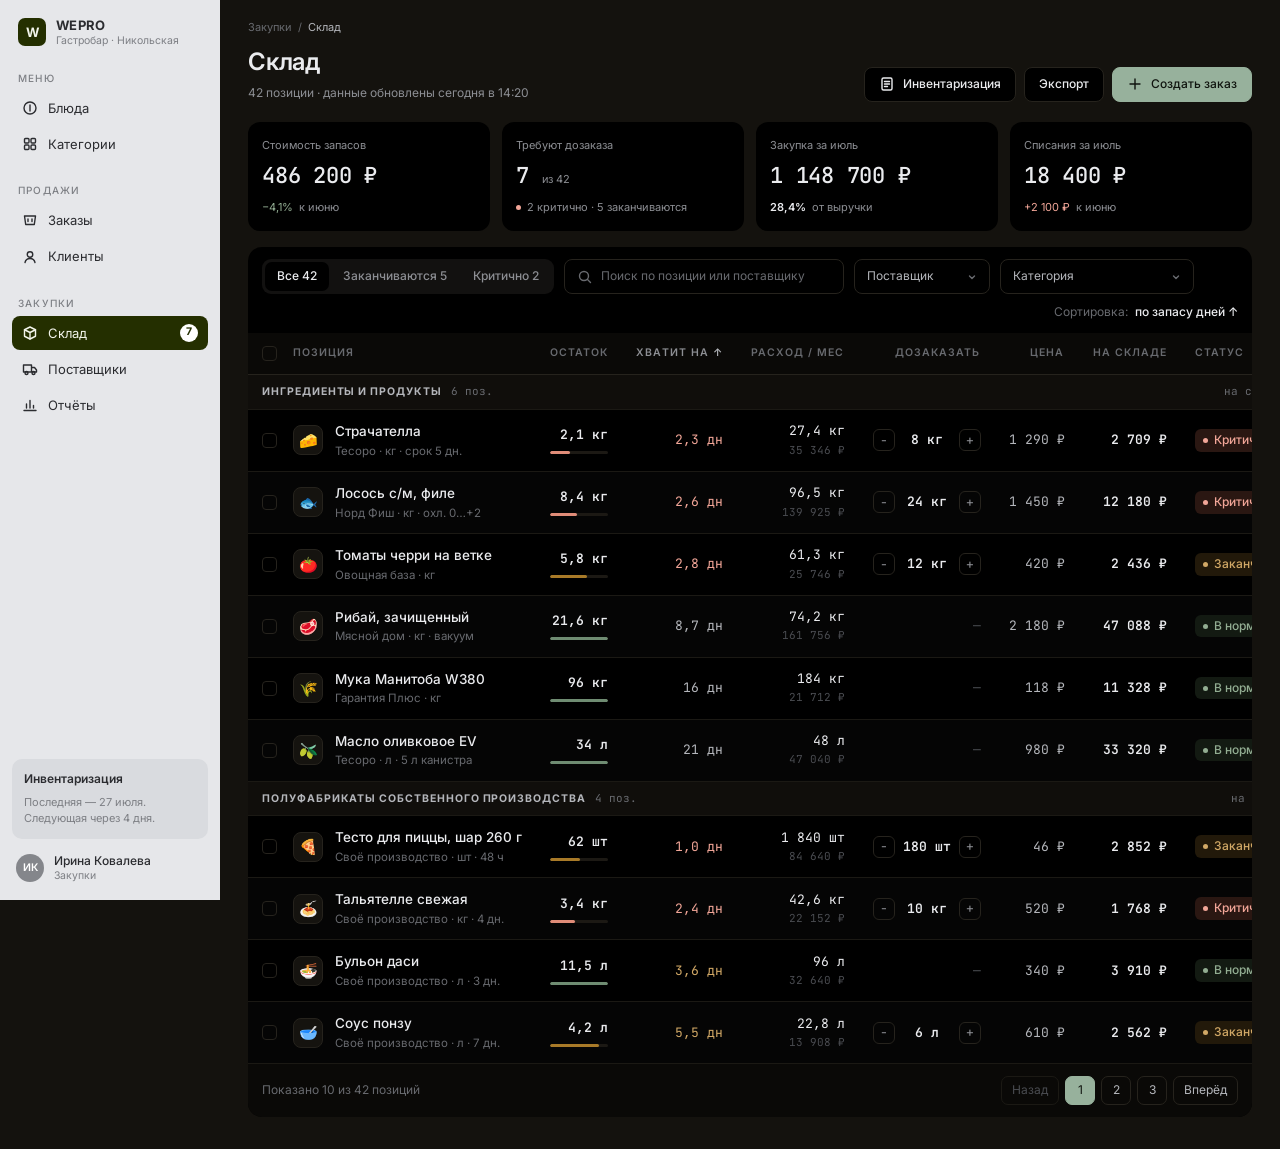
<file: index.html>
<!doctype html>
<html lang="ru">
  <head>
    <meta charset="UTF-8" />
    <meta name="viewport" content="width=device-width, initial-scale=1" />
    <title>Склад — WEPRO</title>
    <link rel="preconnect" href="https://fonts.googleapis.com" />
    <link rel="preconnect" href="https://fonts.gstatic.com" crossorigin />
    <link
      rel="stylesheet"
      href="https://fonts.googleapis.com/css2?family=Inter:wght@400;500;600;700&family=JetBrains+Mono:wght@400;500;600&display=swap"
    />
    <link rel="stylesheet" href="style.css" />
  </head>
  <body>
    <div class="app">
      <!-- Боковое меню (бонус) -->
      <aside class="sidebar">
        <a class="brand" href="#">
          <span class="brand__logo">W</span>
          <span class="brand__text">
            <span class="brand__name">WEPRO</span>
            <span class="brand__place">Гастробар · Никольская</span>
          </span>
        </a>

        <nav class="nav" aria-label="Разделы админки">
          <p class="nav__section">Меню</p>
          <ul class="nav__list">
            <li>
              <a class="nav__link" href="#">
                <svg class="icon" viewBox="0 0 16 16" aria-hidden="true">
                  <circle cx="8" cy="8" r="6" />
                  <path d="M8 5v6" />
                </svg>
                Блюда
              </a>
            </li>
            <li>
              <a class="nav__link" href="#">
                <svg class="icon" viewBox="0 0 16 16" aria-hidden="true">
                  <rect x="2.5" y="2.5" width="4.5" height="4.5" rx="1" />
                  <rect x="9" y="2.5" width="4.5" height="4.5" rx="1" />
                  <rect x="2.5" y="9" width="4.5" height="4.5" rx="1" />
                  <rect x="9" y="9" width="4.5" height="4.5" rx="1" />
                </svg>
                Категории
              </a>
            </li>
          </ul>

          <p class="nav__section">Продажи</p>
          <ul class="nav__list">
            <li>
              <a class="nav__link" href="#">
                <svg class="icon" viewBox="0 0 16 16" aria-hidden="true">
                  <path d="M2.5 4h11l-1.2 8.5h-8.6z" />
                  <path d="M6 7v2.5M10 7v2.5" />
                </svg>
                Заказы
              </a>
            </li>
            <li>
              <a class="nav__link" href="#">
                <svg class="icon" viewBox="0 0 16 16" aria-hidden="true">
                  <circle cx="8" cy="5.5" r="2.75" />
                  <path d="M3 13.5c.6-2.6 2.6-4 5-4s4.4 1.4 5 4" />
                </svg>
                Клиенты
              </a>
            </li>
          </ul>

          <p class="nav__section">Закупки</p>
          <ul class="nav__list">
            <li>
              <a
                class="nav__link nav__link--active"
                href="#"
                aria-current="page"
              >
                <svg class="icon" viewBox="0 0 16 16" aria-hidden="true">
                  <path d="M8 2 13.5 4.75v6.5L8 14l-5.5-2.75v-6.5z" />
                  <path d="M2.5 4.75 8 7.5l5.5-2.75M8 7.5V14" />
                </svg>
                Склад
                <span class="nav__badge" aria-label="7 позиций требуют дозаказа"
                  >7</span
                >
              </a>
            </li>
            <li>
              <a class="nav__link" href="#">
                <svg class="icon" viewBox="0 0 16 16" aria-hidden="true">
                  <path d="M1.5 4h8v7h-8zM9.5 6.5h3l2 2.5v2h-5" />
                  <circle cx="4.5" cy="12" r="1.5" />
                  <circle cx="11.5" cy="12" r="1.5" />
                </svg>
                Поставщики
              </a>
            </li>
            <li>
              <a class="nav__link" href="#">
                <svg class="icon" viewBox="0 0 16 16" aria-hidden="true">
                  <path d="M2 13.5h12M4.5 11V7M8 11V3.5M11.5 11V8.5" />
                </svg>
                Отчёты
              </a>
            </li>
          </ul>
        </nav>

        <div class="sidebar__footer">
          <section class="reminder">
            <h2 class="reminder__title">Инвентаризация</h2>
            <p class="reminder__text">
              Последняя — 27 июля.<br />Следующая через 4 дня.
            </p>
          </section>

          <div class="user">
            <span class="user__avatar" aria-hidden="true">ИК</span>
            <span class="user__text">
              <span class="user__name">Ирина Ковалева</span>
              <span class="user__role">Закупки</span>
            </span>
          </div>
        </div>
      </aside>

      <main class="main">
        <!-- Шапка страницы (бонус) -->
        <header class="page-header">
          <div>
            <nav class="breadcrumbs" aria-label="Хлебные крошки">
              <a href="#">Закупки</a>
              <span aria-hidden="true">/</span>
              <span aria-current="page">Склад</span>
            </nav>
            <h1 class="page-header__title">Склад</h1>
            <p class="page-header__meta">
              42 позиции · данные обновлены сегодня в 14:20
            </p>
          </div>

          <div class="page-header__actions">
            <button class="button" type="button">
              <svg class="icon" viewBox="0 0 16 16" aria-hidden="true">
                <rect x="3" y="2" width="10" height="12" rx="1.5" />
                <path d="M5.5 5.5h5M5.5 8h5M5.5 10.5h3" />
              </svg>
              Инвентаризация
            </button>
            <button class="button" type="button">Экспорт</button>
            <button class="button button--primary" type="button">
              <svg class="icon" viewBox="0 0 16 16" aria-hidden="true">
                <path d="M8 3v10M3 8h10" />
              </svg>
              Создать заказ
            </button>
          </div>
        </header>

        <!-- Карточки с показателями (бонус) -->
        <section class="stats" aria-label="Сводка по складу">
          <article class="stat">
            <h2 class="stat__label">Стоимость запасов</h2>
            <p class="stat__value">486 200 ₽</p>
            <p class="stat__note"><span class="text-ok">−4,1%</span> к июню</p>
          </article>
          <article class="stat">
            <h2 class="stat__label">Требуют дозаказа</h2>
            <p class="stat__value">7 <small>из 42</small></p>
            <p class="stat__note">
              <span class="dot dot--danger" aria-hidden="true"></span>
              2 критично · 5 заканчиваются
            </p>
          </article>
          <article class="stat">
            <h2 class="stat__label">Закупка за июль</h2>
            <p class="stat__value">1 148 700 ₽</p>
            <p class="stat__note"><strong>28,4%</strong> от выручки</p>
          </article>
          <article class="stat">
            <h2 class="stat__label">Списания за июль</h2>
            <p class="stat__value">18 400 ₽</p>
            <p class="stat__note">
              <span class="text-danger">+2 100 ₽</span> к июню
            </p>
          </article>
        </section>

        <section class="panel" aria-labelledby="warehouse-caption">
          <!-- Фильтры (бонус) -->
          <div class="toolbar">
            <div class="tabs" role="group" aria-label="Фильтр по статусу">
              <button
                class="tabs__item tabs__item--active"
                type="button"
                aria-pressed="true"
              >
                Все 42
              </button>
              <button class="tabs__item" type="button" aria-pressed="false">
                Заканчиваются 5
              </button>
              <button class="tabs__item" type="button" aria-pressed="false">
                Критично 2
              </button>
            </div>

            <label class="search">
              <svg class="icon" viewBox="0 0 16 16" aria-hidden="true">
                <circle cx="7" cy="7" r="4.5" />
                <path d="m10.5 10.5 3 3" />
              </svg>
              <span class="visually-hidden">Поиск</span>
              <input
                type="search"
                placeholder="Поиск по позиции или поставщику"
              />
            </label>

            <select class="select" aria-label="Поставщик">
              <option>Поставщик</option>
              <option>Тесоро</option>
              <option>Норд Фиш</option>
              <option>Овощная база</option>
              <option>Мясной дом</option>
              <option>Гарантия Плюс</option>
            </select>

            <select class="select" aria-label="Категория">
              <option>Категория</option>
              <option>Ингредиенты и продукты</option>
              <option>Полуфабрикаты</option>
            </select>

            <p class="toolbar__sort">
              Сортировка: <strong>по запасу дней ↑</strong>
            </p>
          </div>

          <!-- ===== Таблица склада ===== -->
          <div class="table-scroll">
            <table class="warehouse">
              <caption id="warehouse-caption" class="visually-hidden">
                Остатки на складе
              </caption>

              <colgroup>
                <col />
                <col class="col-stock" />
                <col class="col-days" />
                <col class="col-usage" />
                <col class="col-reorder" />
                <col class="col-price" />
                <col class="col-total" />
                <col class="col-status" />
              </colgroup>

              <thead>
                <tr>
                  <th scope="col">
                    <span class="item">
                      <input
                        class="check"
                        type="checkbox"
                        aria-label="Выбрать все позиции"
                      />
                      Позиция
                    </span>
                  </th>
                  <th scope="col">Остаток</th>
                  <th scope="col" aria-sort="ascending">
                    Хватит на
                    <span class="sort-arrow" aria-hidden="true">↑</span>
                  </th>
                  <th scope="col">Расход / мес</th>
                  <th scope="col">Дозаказать</th>
                  <th scope="col">Цена</th>
                  <th scope="col">На складе</th>
                  <th scope="col">Статус</th>
                </tr>
              </thead>

              <!-- Группа 1 -->
              <tbody>
                <tr class="group">
                  <th colspan="8" scope="rowgroup">
                    <span class="group__inner">
                      <span class="group__title">
                        Ингредиенты и продукты
                        <span class="group__count">6 поз.</span>
                      </span>
                      <span class="group__total">на складе 109 061 ₽</span>
                    </span>
                  </th>
                </tr>

                <tr>
                  <th scope="row">
                    <span class="item">
                      <input
                        class="check"
                        type="checkbox"
                        aria-label="Выбрать: Страчателла"
                      />
                      <span class="item__icon" aria-hidden="true">🧀</span>
                      <span class="item__text">
                        <span class="item__name">Страчателла</span>
                        <span class="item__meta">Тесоро · кг · срок 5 дн.</span>
                      </span>
                    </span>
                  </th>
                  <td>
                    2,1 кг
                    <span
                      class="level level--danger"
                      style="--level: 35%"
                    ></span>
                  </td>
                  <td class="days days--danger">2,3 дн</td>
                  <td>
                    27,4 кг
                    <span class="sub">35 346 ₽</span>
                  </td>
                  <td>
                    <span class="stepper">
                      <button type="button" aria-label="Уменьшить">−</button>
                      <output>8 кг</output>
                      <button type="button" aria-label="Увеличить">+</button>
                    </span>
                  </td>
                  <td>1 290 ₽</td>
                  <td class="total">2 709 ₽</td>
                  <td>
                    <span class="status">
                      <span class="badge badge--danger">Критично</span>
                      <button class="more" type="button" aria-label="Действия">
                        ···
                      </button>
                    </span>
                  </td>
                </tr>

                <tr>
                  <th scope="row">
                    <span class="item">
                      <input
                        class="check"
                        type="checkbox"
                        aria-label="Выбрать: Лосось с/м, филе"
                      />
                      <span class="item__icon" aria-hidden="true">🐟</span>
                      <span class="item__text">
                        <span class="item__name">Лосось с/м, филе</span>
                        <span class="item__meta"
                          >Норд Фиш · кг · охл. 0…+2</span
                        >
                      </span>
                    </span>
                  </th>
                  <td>
                    8,4 кг
                    <span
                      class="level level--danger"
                      style="--level: 47%"
                    ></span>
                  </td>
                  <td class="days days--danger">2,6 дн</td>
                  <td>
                    96,5 кг
                    <span class="sub">139 925 ₽</span>
                  </td>
                  <td>
                    <span class="stepper">
                      <button type="button" aria-label="Уменьшить">−</button>
                      <output>24 кг</output>
                      <button type="button" aria-label="Увеличить">+</button>
                    </span>
                  </td>
                  <td>1 450 ₽</td>
                  <td class="total">12 180 ₽</td>
                  <td>
                    <span class="status">
                      <span class="badge badge--danger">Критично</span>
                      <button class="more" type="button" aria-label="Действия">
                        ···
                      </button>
                    </span>
                  </td>
                </tr>

                <tr>
                  <th scope="row">
                    <span class="item">
                      <input
                        class="check"
                        type="checkbox"
                        aria-label="Выбрать: Томаты черри на ветке"
                      />
                      <span class="item__icon" aria-hidden="true">🍅</span>
                      <span class="item__text">
                        <span class="item__name">Томаты черри на ветке</span>
                        <span class="item__meta">Овощная база · кг</span>
                      </span>
                    </span>
                  </th>
                  <td>
                    5,8 кг
                    <span class="level level--warn" style="--level: 64%"></span>
                  </td>
                  <td class="days days--danger">2,8 дн</td>
                  <td>
                    61,3 кг
                    <span class="sub">25 746 ₽</span>
                  </td>
                  <td>
                    <span class="stepper">
                      <button type="button" aria-label="Уменьшить">−</button>
                      <output>12 кг</output>
                      <button type="button" aria-label="Увеличить">+</button>
                    </span>
                  </td>
                  <td>420 ₽</td>
                  <td class="total">2 436 ₽</td>
                  <td>
                    <span class="status">
                      <span class="badge badge--warn">Заканчивается</span>
                      <button class="more" type="button" aria-label="Действия">
                        ···
                      </button>
                    </span>
                  </td>
                </tr>

                <tr>
                  <th scope="row">
                    <span class="item">
                      <input
                        class="check"
                        type="checkbox"
                        aria-label="Выбрать: Рибай, зачищенный"
                      />
                      <span class="item__icon" aria-hidden="true">🥩</span>
                      <span class="item__text">
                        <span class="item__name">Рибай, зачищенный</span>
                        <span class="item__meta">Мясной дом · кг · вакуум</span>
                      </span>
                    </span>
                  </th>
                  <td>
                    21,6 кг
                    <span class="level level--ok" style="--level: 100%"></span>
                  </td>
                  <td class="days">8,7 дн</td>
                  <td>
                    74,2 кг
                    <span class="sub">161 756 ₽</span>
                  </td>
                  <td>
                    <span class="empty" aria-label="Не требуется">—</span>
                  </td>
                  <td>2 180 ₽</td>
                  <td class="total">47 088 ₽</td>
                  <td>
                    <span class="status">
                      <span class="badge badge--ok">В норме</span>
                      <button class="more" type="button" aria-label="Действия">
                        ···
                      </button>
                    </span>
                  </td>
                </tr>

                <tr>
                  <th scope="row">
                    <span class="item">
                      <input
                        class="check"
                        type="checkbox"
                        aria-label="Выбрать: Мука Манитоба W380"
                      />
                      <span class="item__icon" aria-hidden="true">🌾</span>
                      <span class="item__text">
                        <span class="item__name">Мука Манитоба W380</span>
                        <span class="item__meta">Гарантия Плюс · кг</span>
                      </span>
                    </span>
                  </th>
                  <td>
                    96 кг
                    <span class="level level--ok" style="--level: 100%"></span>
                  </td>
                  <td class="days">16 дн</td>
                  <td>
                    184 кг
                    <span class="sub">21 712 ₽</span>
                  </td>
                  <td>
                    <span class="empty" aria-label="Не требуется">—</span>
                  </td>
                  <td>118 ₽</td>
                  <td class="total">11 328 ₽</td>
                  <td>
                    <span class="status">
                      <span class="badge badge--ok">В норме</span>
                      <button class="more" type="button" aria-label="Действия">
                        ···
                      </button>
                    </span>
                  </td>
                </tr>

                <tr>
                  <th scope="row">
                    <span class="item">
                      <input
                        class="check"
                        type="checkbox"
                        aria-label="Выбрать: Масло оливковое EV"
                      />
                      <span class="item__icon" aria-hidden="true">🫒</span>
                      <span class="item__text">
                        <span class="item__name">Масло оливковое EV</span>
                        <span class="item__meta"
                          >Тесоро · л · 5 л канистра</span
                        >
                      </span>
                    </span>
                  </th>
                  <td>
                    34 л
                    <span class="level level--ok" style="--level: 100%"></span>
                  </td>
                  <td class="days">21 дн</td>
                  <td>
                    48 л
                    <span class="sub">47 040 ₽</span>
                  </td>
                  <td>
                    <span class="empty" aria-label="Не требуется">—</span>
                  </td>
                  <td>980 ₽</td>
                  <td class="total">33 320 ₽</td>
                  <td>
                    <span class="status">
                      <span class="badge badge--ok">В норме</span>
                      <button class="more" type="button" aria-label="Действия">
                        ···
                      </button>
                    </span>
                  </td>
                </tr>
              </tbody>

              <!-- Группа 2 -->
              <tbody>
                <tr class="group">
                  <th colspan="8" scope="rowgroup">
                    <span class="group__inner">
                      <span class="group__title">
                        Полуфабрикаты собственного производства
                        <span class="group__count">4 поз.</span>
                      </span>
                      <span class="group__total">на складе 11 092 ₽</span>
                    </span>
                  </th>
                </tr>

                <tr>
                  <th scope="row">
                    <span class="item">
                      <input
                        class="check"
                        type="checkbox"
                        aria-label="Выбрать: Тесто для пиццы, шар 260 г"
                      />
                      <span class="item__icon" aria-hidden="true">🍕</span>
                      <span class="item__text">
                        <span class="item__name"
                          >Тесто для пиццы, шар 260 г</span
                        >
                        <span class="item__meta"
                          >Своё производство · шт · 48 ч</span
                        >
                      </span>
                    </span>
                  </th>
                  <td>
                    62 шт
                    <span class="level level--warn" style="--level: 52%"></span>
                  </td>
                  <td class="days days--danger">1,0 дн</td>
                  <td>
                    1 840 шт
                    <span class="sub">84 640 ₽</span>
                  </td>
                  <td>
                    <span class="stepper">
                      <button type="button" aria-label="Уменьшить">−</button>
                      <output>180 шт</output>
                      <button type="button" aria-label="Увеличить">+</button>
                    </span>
                  </td>
                  <td>46 ₽</td>
                  <td class="total">2 852 ₽</td>
                  <td>
                    <span class="status">
                      <span class="badge badge--warn">Заканчивается</span>
                      <button class="more" type="button" aria-label="Действия">
                        ···
                      </button>
                    </span>
                  </td>
                </tr>

                <tr>
                  <th scope="row">
                    <span class="item">
                      <input
                        class="check"
                        type="checkbox"
                        aria-label="Выбрать: Тальятелле свежая"
                      />
                      <span class="item__icon" aria-hidden="true">🍝</span>
                      <span class="item__text">
                        <span class="item__name">Тальятелле свежая</span>
                        <span class="item__meta"
                          >Своё производство · кг · 4 дн.</span
                        >
                      </span>
                    </span>
                  </th>
                  <td>
                    3,4 кг
                    <span
                      class="level level--danger"
                      style="--level: 43%"
                    ></span>
                  </td>
                  <td class="days days--danger">2,4 дн</td>
                  <td>
                    42,6 кг
                    <span class="sub">22 152 ₽</span>
                  </td>
                  <td>
                    <span class="stepper">
                      <button type="button" aria-label="Уменьшить">−</button>
                      <output>10 кг</output>
                      <button type="button" aria-label="Увеличить">+</button>
                    </span>
                  </td>
                  <td>520 ₽</td>
                  <td class="total">1 768 ₽</td>
                  <td>
                    <span class="status">
                      <span class="badge badge--danger">Критично</span>
                      <button class="more" type="button" aria-label="Действия">
                        ···
                      </button>
                    </span>
                  </td>
                </tr>

                <tr>
                  <th scope="row">
                    <span class="item">
                      <input
                        class="check"
                        type="checkbox"
                        aria-label="Выбрать: Бульон даси"
                      />
                      <span class="item__icon" aria-hidden="true">🍜</span>
                      <span class="item__text">
                        <span class="item__name">Бульон даси</span>
                        <span class="item__meta"
                          >Своё производство · л · 3 дн.</span
                        >
                      </span>
                    </span>
                  </th>
                  <td>
                    11,5 л
                    <span class="level level--ok" style="--level: 100%"></span>
                  </td>
                  <td class="days days--warn">3,6 дн</td>
                  <td>
                    96 л
                    <span class="sub">32 640 ₽</span>
                  </td>
                  <td>
                    <span class="empty" aria-label="Не требуется">—</span>
                  </td>
                  <td>340 ₽</td>
                  <td class="total">3 910 ₽</td>
                  <td>
                    <span class="status">
                      <span class="badge badge--ok">В норме</span>
                      <button class="more" type="button" aria-label="Действия">
                        ···
                      </button>
                    </span>
                  </td>
                </tr>

                <tr>
                  <th scope="row">
                    <span class="item">
                      <input
                        class="check"
                        type="checkbox"
                        aria-label="Выбрать: Соус понзу"
                      />
                      <span class="item__icon" aria-hidden="true">🥣</span>
                      <span class="item__text">
                        <span class="item__name">Соус понзу</span>
                        <span class="item__meta"
                          >Своё производство · л · 7 дн.</span
                        >
                      </span>
                    </span>
                  </th>
                  <td>
                    4,2 л
                    <span class="level level--warn" style="--level: 84%"></span>
                  </td>
                  <td class="days days--warn">5,5 дн</td>
                  <td>
                    22,8 л
                    <span class="sub">13 908 ₽</span>
                  </td>
                  <td>
                    <span class="stepper">
                      <button type="button" aria-label="Уменьшить">−</button>
                      <output>6 л</output>
                      <button type="button" aria-label="Увеличить">+</button>
                    </span>
                  </td>
                  <td>610 ₽</td>
                  <td class="total">2 562 ₽</td>
                  <td>
                    <span class="status">
                      <span class="badge badge--warn">Заканчивается</span>
                      <button class="more" type="button" aria-label="Действия">
                        ···
                      </button>
                    </span>
                  </td>
                </tr>
              </tbody>
            </table>
          </div>

          <!-- Пагинация (бонус) -->
          <footer class="panel__footer">
            <p>Показано 10 из 42 позиций</p>
            <nav class="pagination" aria-label="Страницы">
              <a
                class="pagination__link pagination__link--disabled"
                aria-disabled="true"
                >Назад</a
              >
              <a
                class="pagination__link pagination__link--active"
                href="#"
                aria-current="page"
                >1</a
              >
              <a class="pagination__link" href="#">2</a>
              <a class="pagination__link" href="#">3</a>
              <a class="pagination__link" href="#">Вперёд</a>
            </nav>
          </footer>
        </section>
      </main>
    </div>
  </body>
</html>
</file>
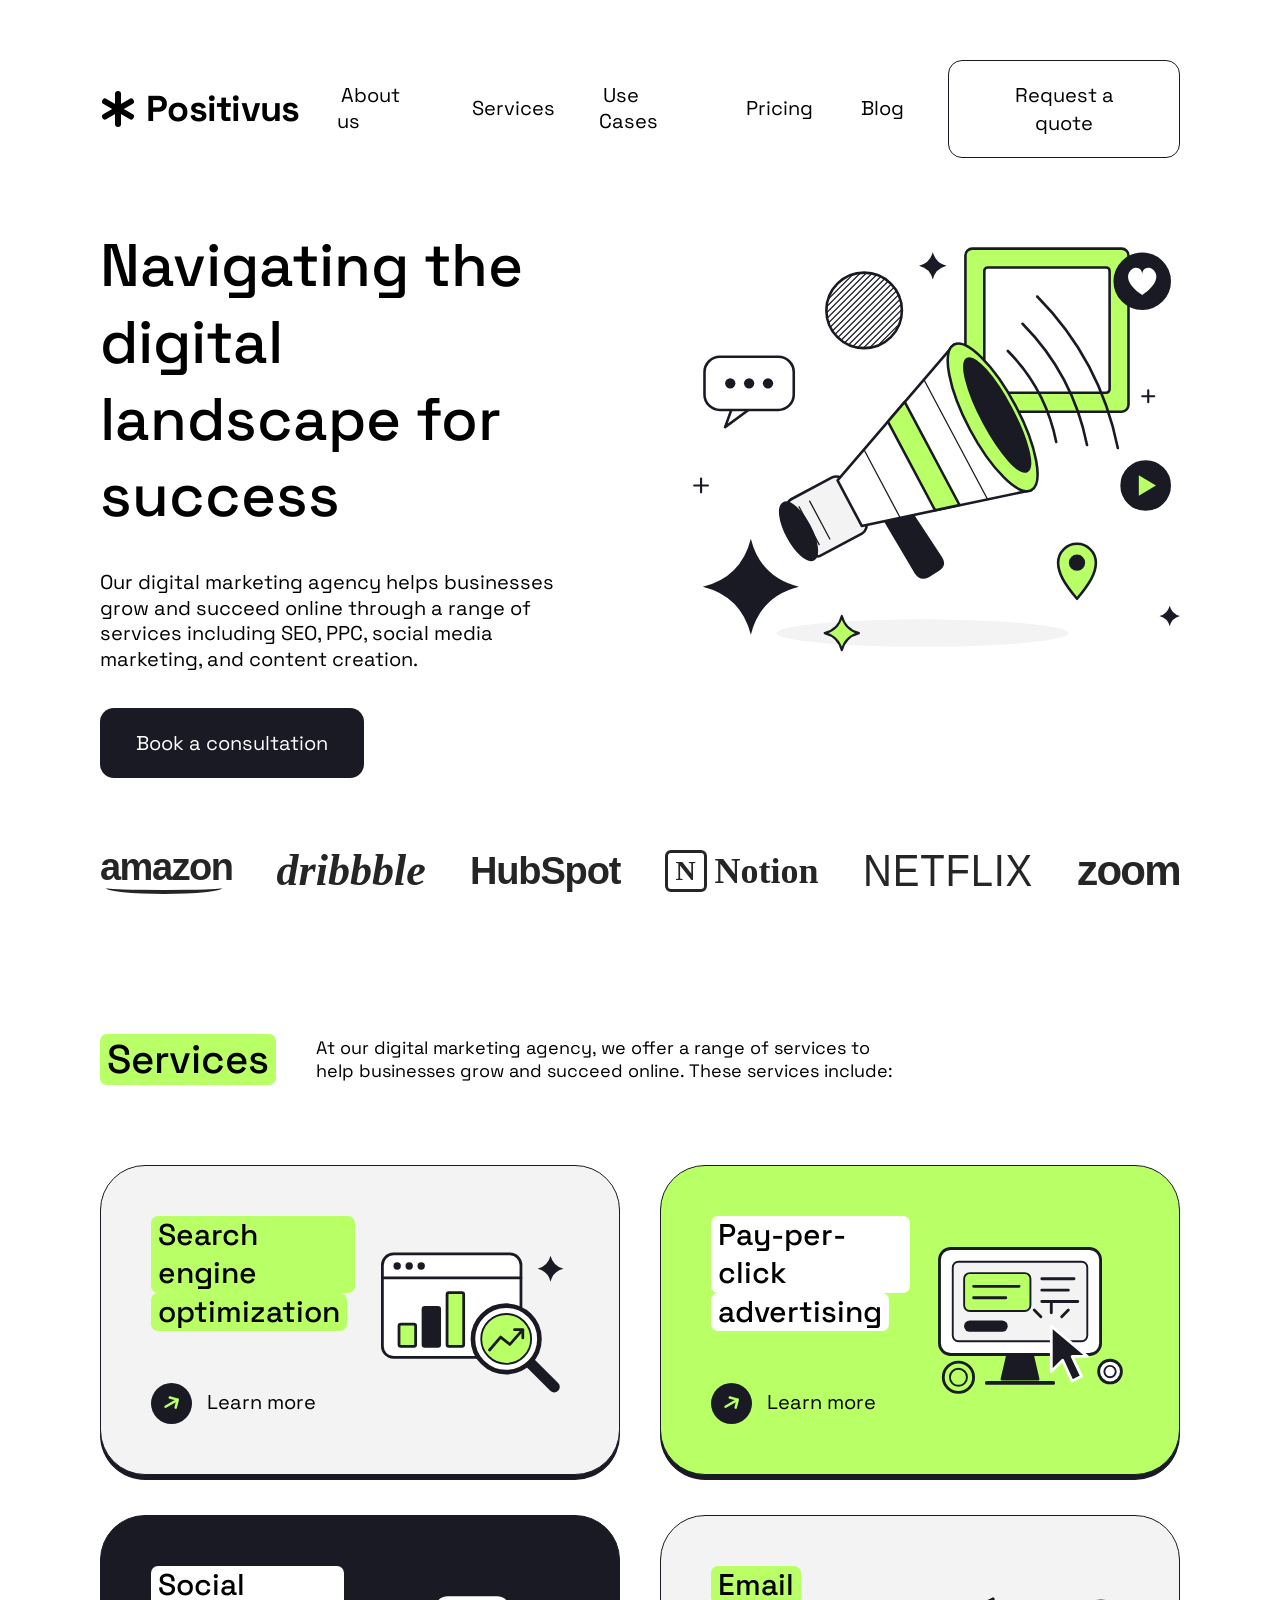
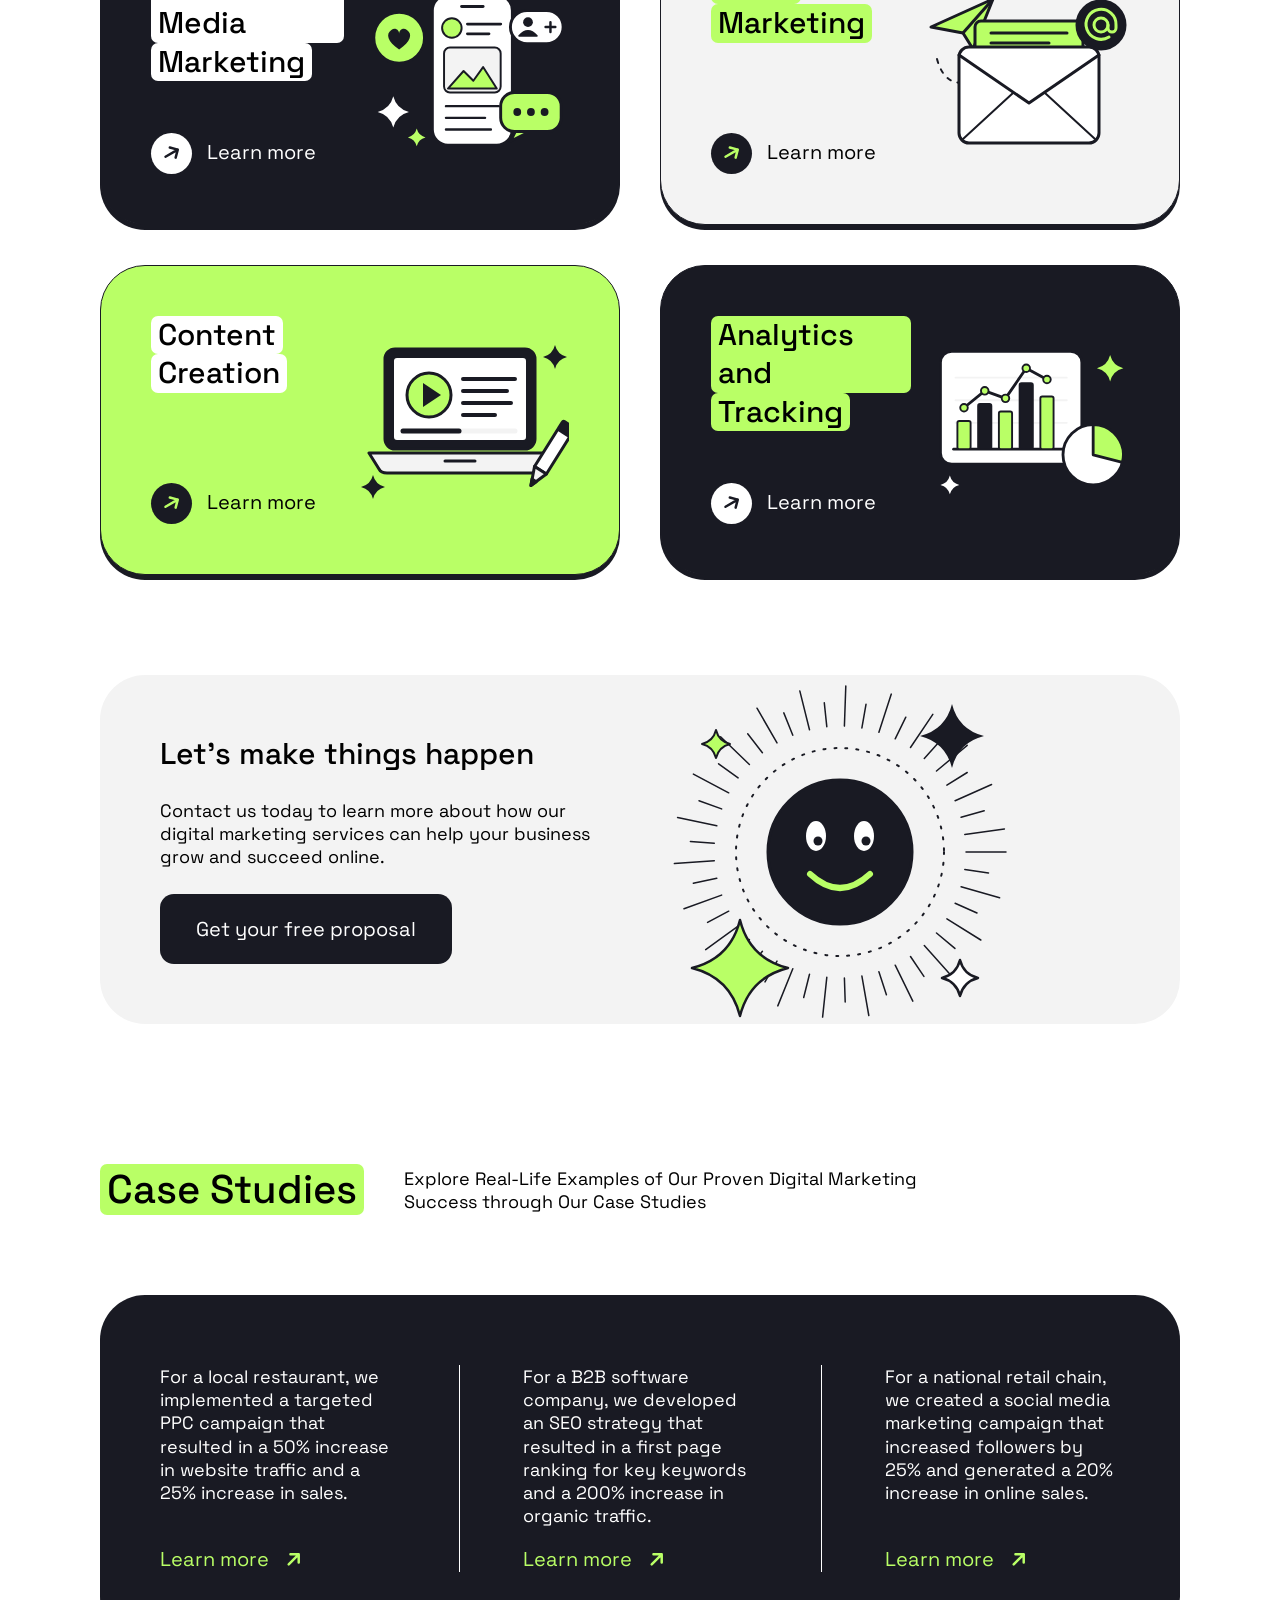
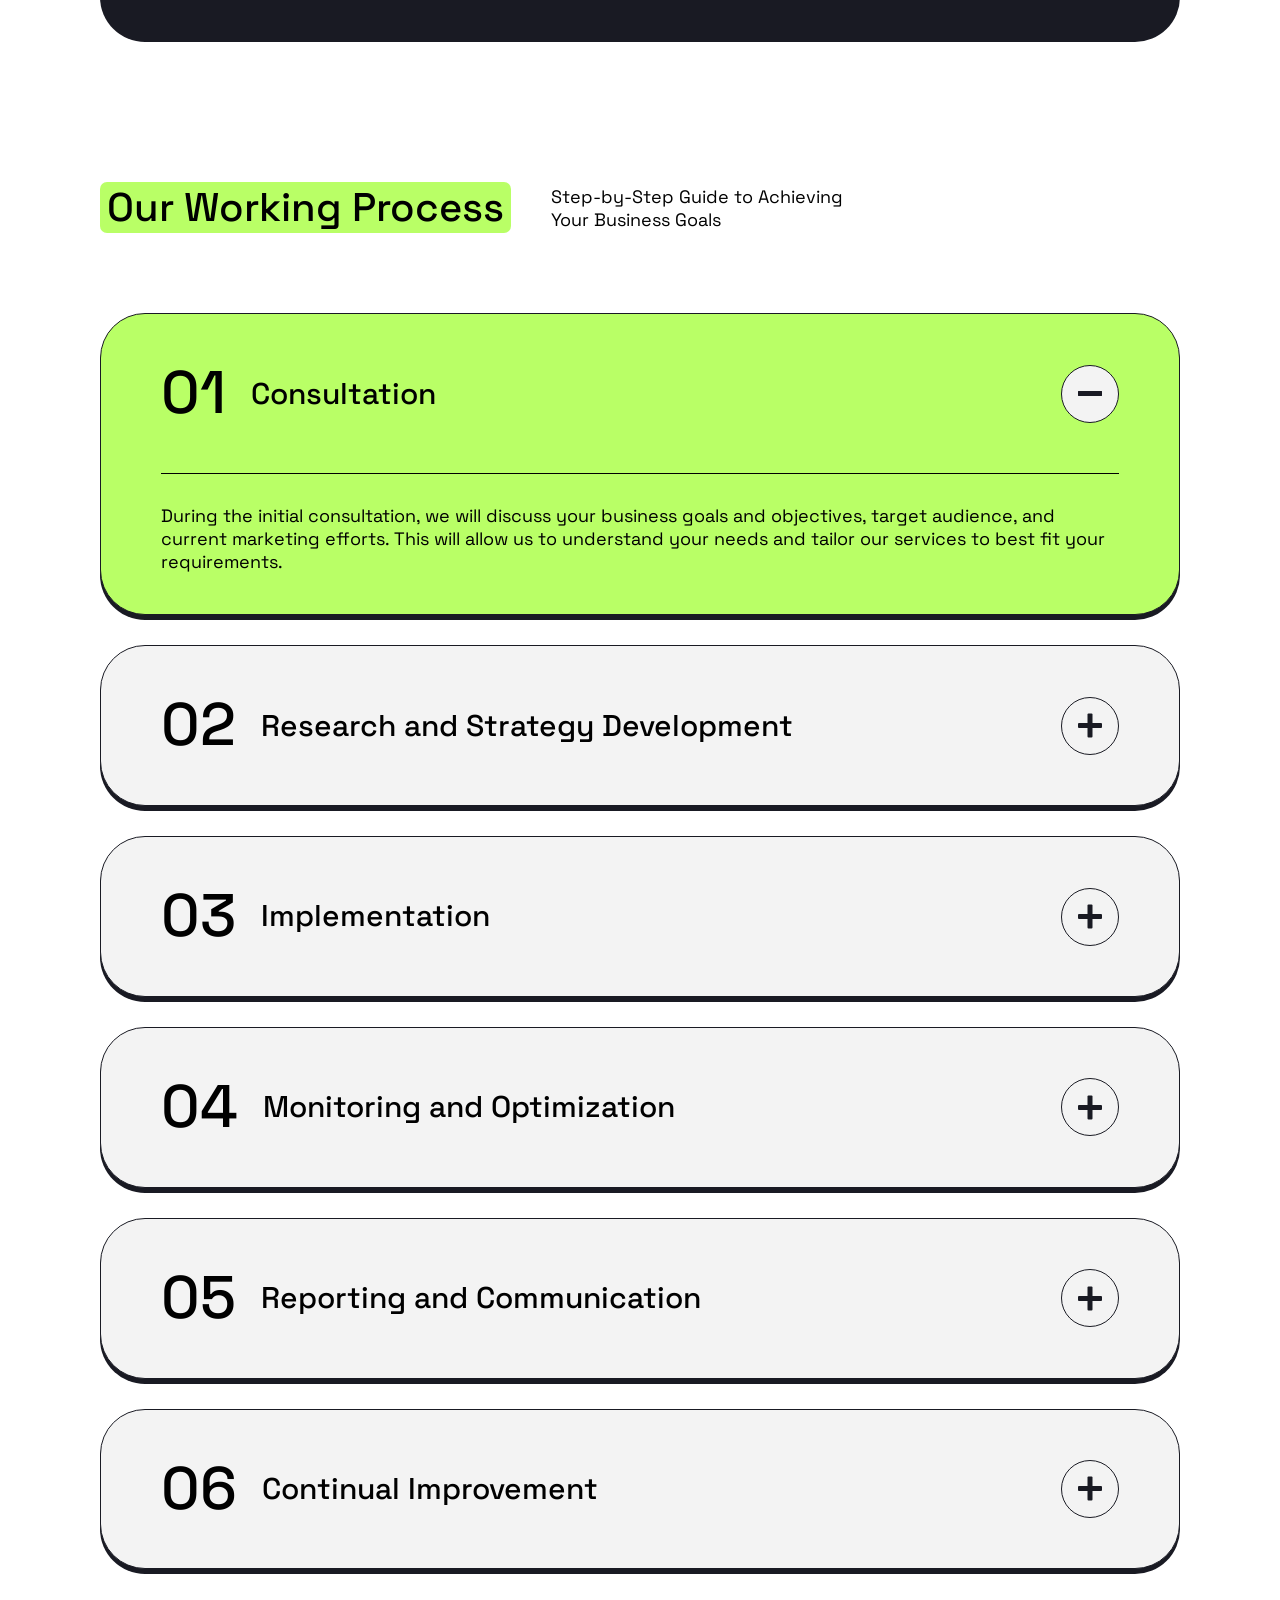
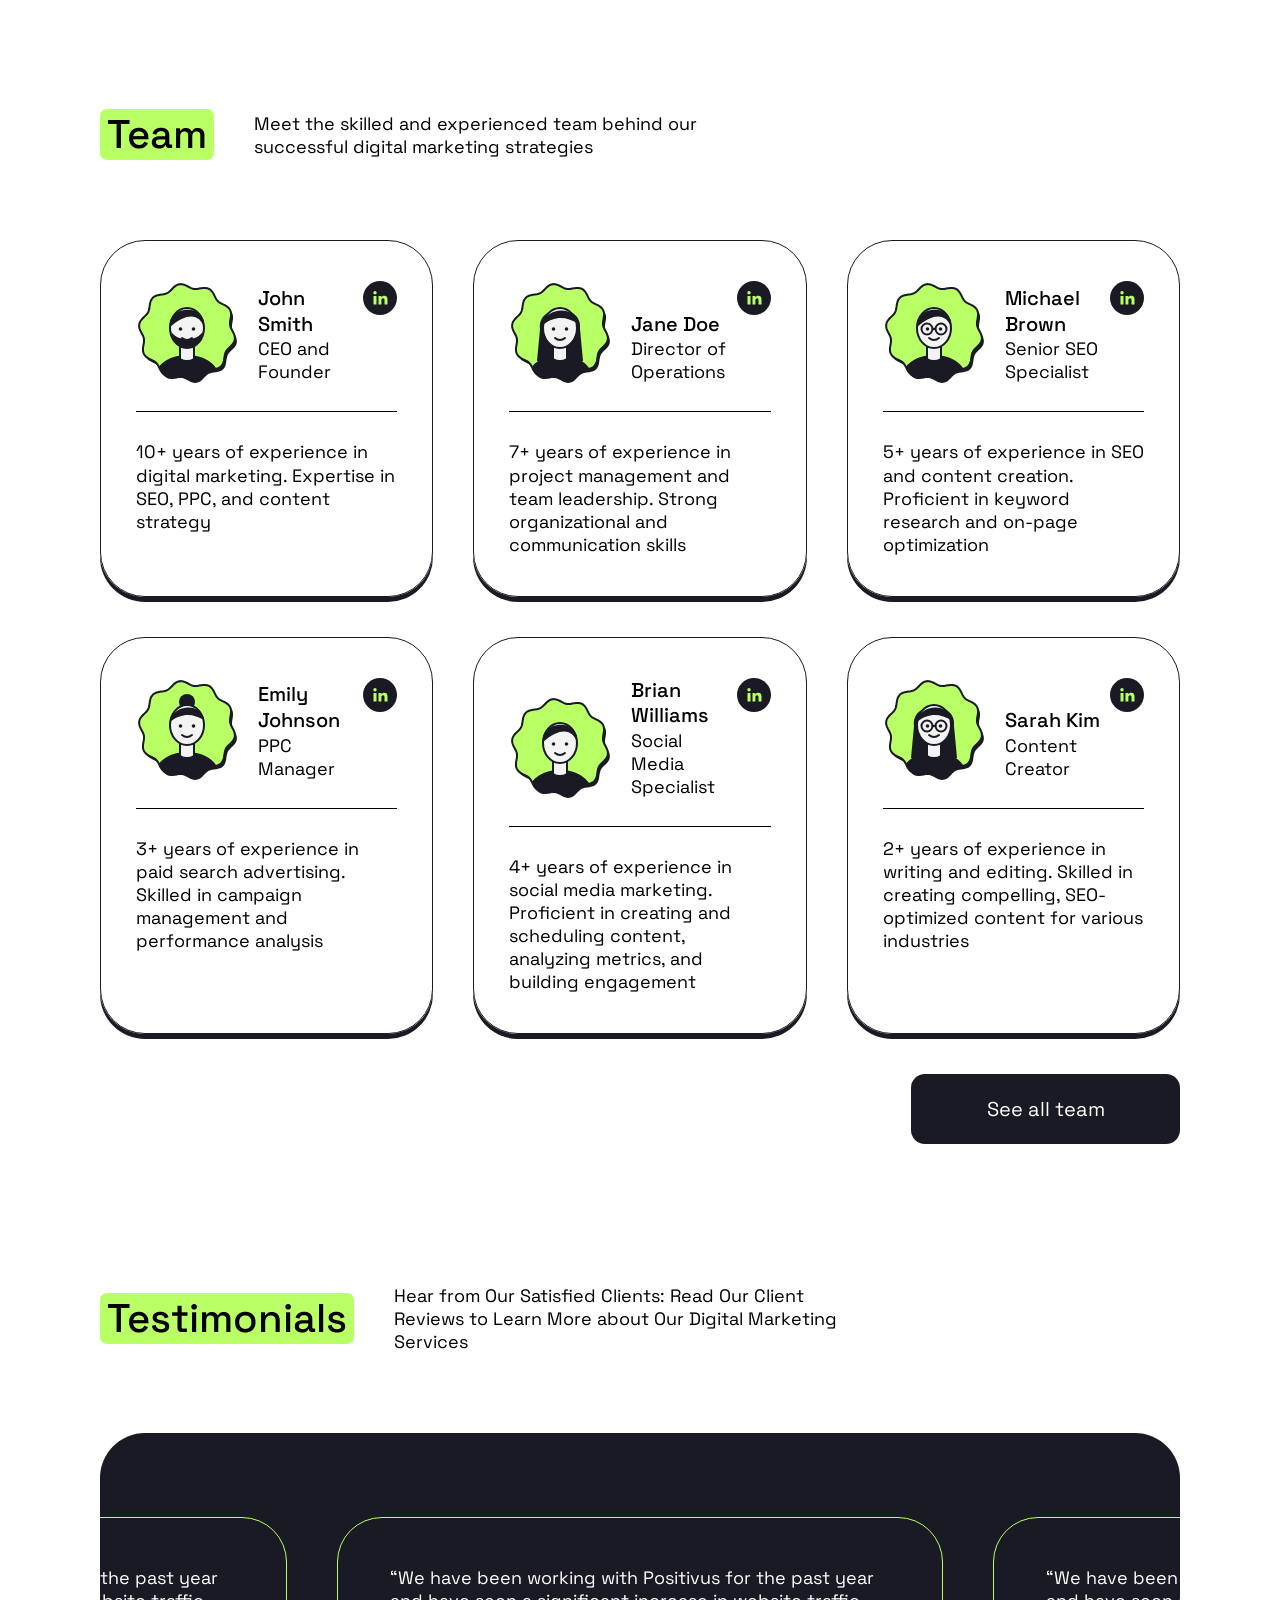
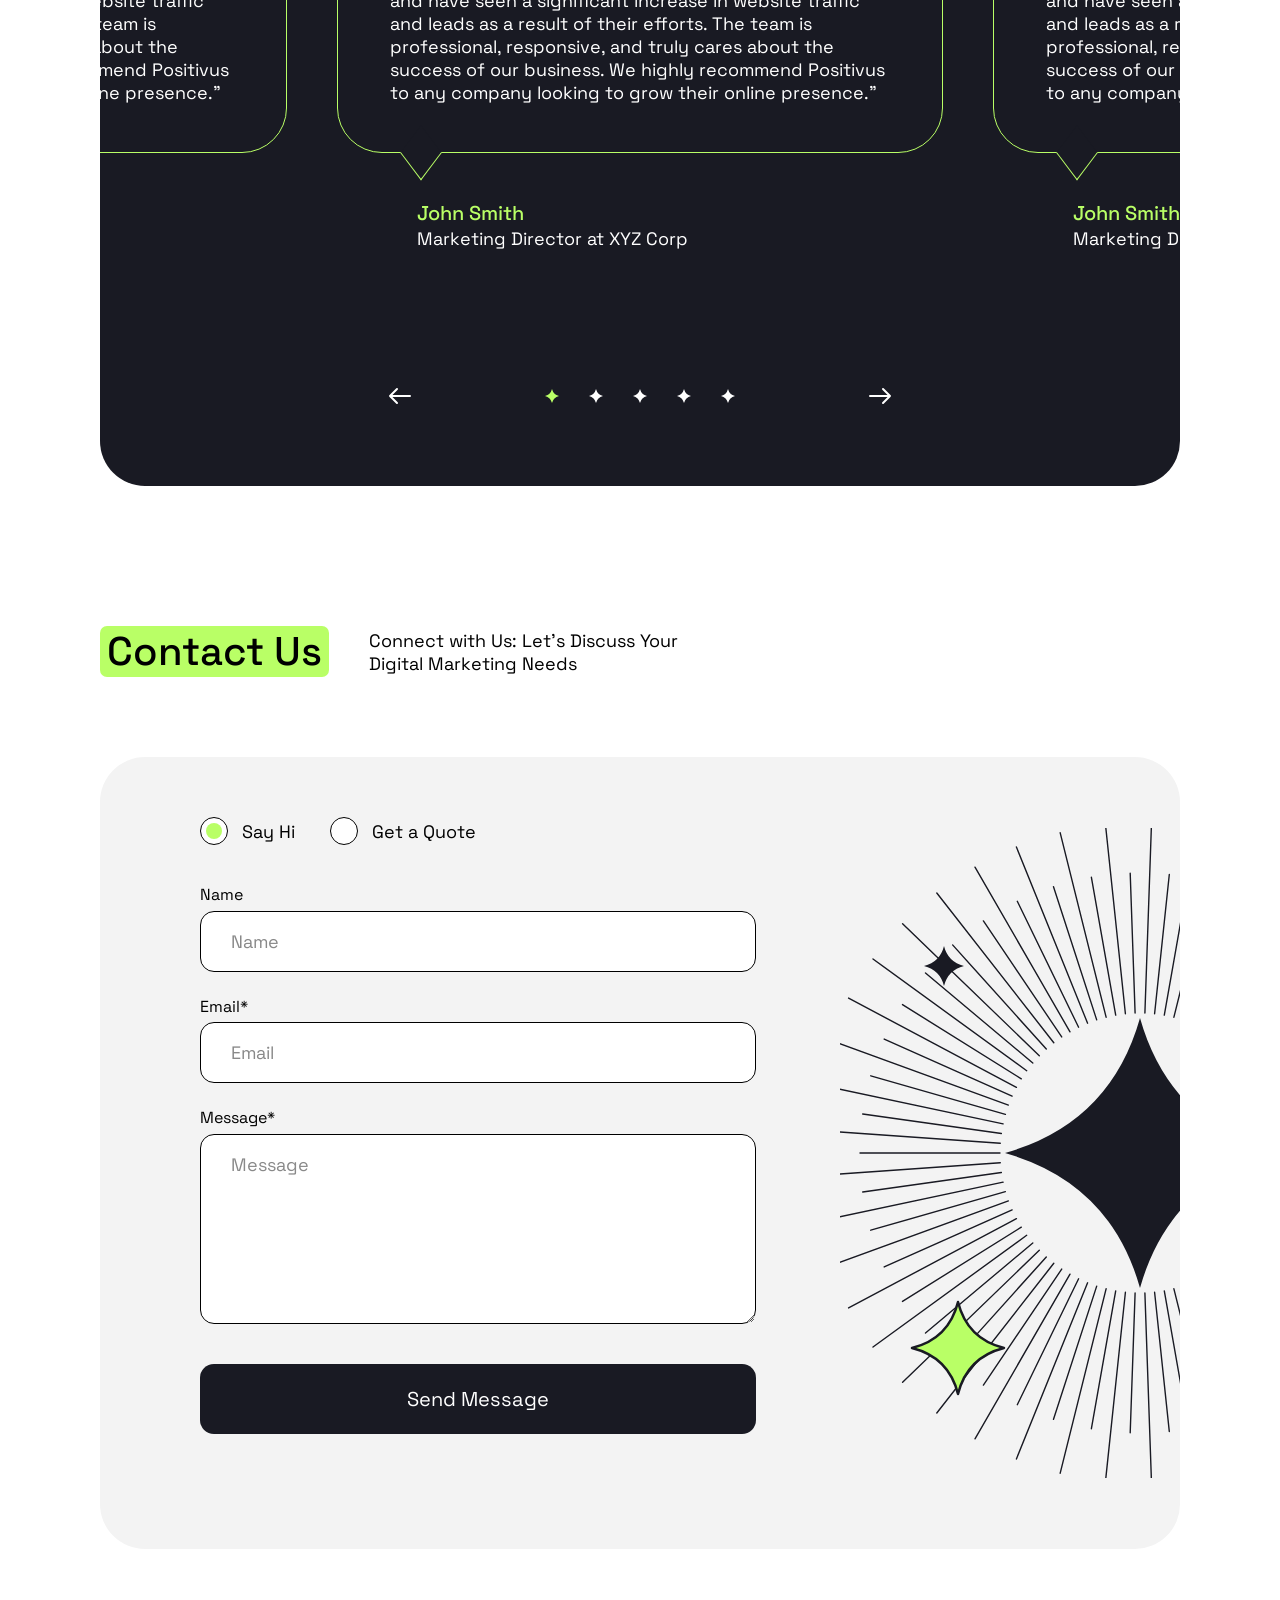
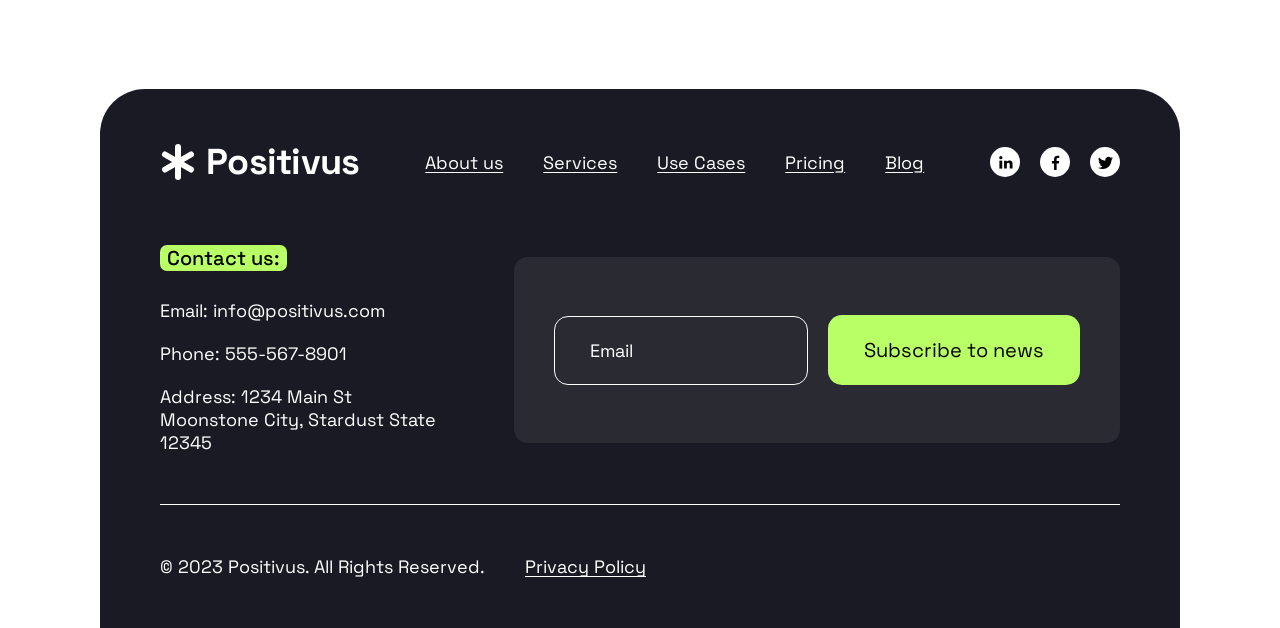
<file: positivus/index.html>
<!doctype html>
<html lang="en">
  <head>
    <meta charset="UTF-8" />
    <meta name="viewport" content="width=device-width, initial-scale=1" />
    <title>Positivus — Digital Marketing Agency</title>
    <meta
      name="description"
      content="Positivus helps businesses grow and succeed online through SEO, PPC, social media marketing and content creation."
    />
    <link rel="icon" href="img/favicon.svg" type="image/svg+xml" />
    <link rel="preconnect" href="https://fonts.googleapis.com" />
    <link rel="preconnect" href="https://fonts.gstatic.com" crossorigin />
    <link
      rel="stylesheet"
      href="https://fonts.googleapis.com/css2?family=Space+Grotesk:wght@400;500;700&display=swap"
    />
    <link rel="stylesheet" href="css/style.css" />
  </head>
  <body>
    <!-- Иконки (спрайт) -->
    <svg class="sprite" xmlns="http://www.w3.org/2000/svg" aria-hidden="true">
      <symbol id="i-logo" viewBox="0 0 36 36">
        <rect x="15" y="0" width="6" height="36" rx="3" />
        <rect x="15" y="0" width="6" height="36" rx="3" transform="rotate(60 18 18)" />
        <rect x="15" y="0" width="6" height="36" rx="3" transform="rotate(120 18 18)" />
      </symbol>
      <symbol id="i-arrow" viewBox="0 0 24 24">
        <path d="M3 12h17M13 5l7 7-7 7" fill="none" stroke="currentColor" stroke-width="3" stroke-linecap="round" stroke-linejoin="round" />
      </symbol>
      <symbol id="i-arrow-long" viewBox="0 0 24 24">
        <path d="M2 12h20M15 5l7 7-7 7" fill="none" stroke="currentColor" stroke-width="2" stroke-linecap="round" stroke-linejoin="round" />
      </symbol>
      <symbol id="i-star" viewBox="0 0 14 14">
        <path d="M7 0Q8.4 5.6 14 7Q8.4 8.4 7 14Q5.6 8.4 0 7Q5.6 5.6 7 0Z" />
      </symbol>
      <symbol id="i-linkedin" viewBox="0 0 16 16">
        <rect x="1.5" y="6" width="3" height="8.5" />
        <circle cx="3" cy="2.8" r="1.7" />
        <path d="M6.5 6h2.9v1.3c.5-.9 1.6-1.5 2.9-1.5 2.4 0 3.2 1.5 3.2 3.9v4.8h-3v-4.2c0-1-.2-2-1.5-2s-1.6 1-1.6 2v4.2h-2.9z" />
      </symbol>
      <symbol id="i-facebook" viewBox="0 0 16 16">
        <path d="M9.2 16V9h2.3l.4-2.7H9.2V4.6c0-.8.2-1.3 1.3-1.3H12V.9C11.7.9 10.9.8 10 .8 8 .8 6.5 2 6.5 4.3v2H4.2V9h2.3v7z" />
      </symbol>
      <symbol id="i-twitter" viewBox="0 0 16 16">
        <path d="M5.03 15c6.04 0 9.34-5 9.34-9.33l-.01-.43A6.7 6.7 0 0 0 16 3.54a6.6 6.6 0 0 1-1.89.52 3.3 3.3 0 0 0 1.45-1.82 6.5 6.5 0 0 1-2.09.8A3.29 3.29 0 0 0 7.88 6.03a9.3 9.3 0 0 1-6.77-3.43 3.29 3.29 0 0 0 1.02 4.38A3.3 3.3 0 0 1 .64 6.58v.04a3.29 3.29 0 0 0 2.63 3.22 3.2 3.2 0 0 1-1.48.06 3.28 3.28 0 0 0 3.07 2.28A6.6 6.6 0 0 1 0 13.54 9.3 9.3 0 0 0 5.03 15" />
      </symbol>
    </svg>

    <!-- Шапка -->
    <header class="header">
      <div class="container header__inner">
        <a class="logo" href="#top" aria-label="Positivus — home">
          <svg class="logo__icon" aria-hidden="true"><use href="#i-logo" /></svg>
          <span class="logo__text">Positivus</span>
        </a>

        <button
          class="burger"
          type="button"
          aria-label="Open menu"
          aria-expanded="false"
          aria-controls="site-nav"
        >
          <span class="burger__line"></span>
        </button>

        <nav class="nav" id="site-nav" aria-label="Main">
          <ul class="nav__list">
            <li><a class="nav__link" href="#process">About us</a></li>
            <li><a class="nav__link" href="#services">Services</a></li>
            <li><a class="nav__link" href="#cases">Use Cases</a></li>
            <li><a class="nav__link" href="#contact">Pricing</a></li>
            <li><a class="nav__link" href="#testimonials">Blog</a></li>
          </ul>
          <a class="btn btn--outline nav__btn" href="#contact">Request a quote</a>
        </nav>
      </div>
    </header>

    <main id="top">
      <!-- Первый экран -->
      <section class="container hero">
        <h1 class="hero__title">Navigating the digital landscape for success</h1>
        <img
          class="hero__img"
          src="img/hero.svg"
          width="600"
          height="515"
          alt="Megaphone surrounded by social media icons"
        />
        <p class="hero__text">
          Our digital marketing agency helps businesses grow and succeed online through a range of
          services including SEO, PPC, social media marketing, and content creation.
        </p>
        <a class="btn btn--dark hero__btn" href="#contact">Book a consultation</a>
      </section>

      <!-- Логотипы клиентов -->
      <section class="container clients" aria-label="Our clients">
        <ul class="clients__list">
          <li class="client client--amazon">amazon</li>
          <li class="client client--dribbble">dribbble</li>
          <li class="client client--hubspot">HubSpot</li>
          <li class="client client--notion"><span class="client__box">N</span>Notion</li>
          <li class="client client--netflix">NETFLIX</li>
          <li class="client client--zoom">zoom</li>
        </ul>
      </section>

      <!-- Услуги -->
      <section class="container section" id="services">
        <div class="section-head">
          <h2 class="section-head__title"><span class="tag">Services</span></h2>
          <p class="section-head__text">
            At our digital marketing agency, we offer a range of services to help businesses grow and
            succeed online. These services include:
          </p>
        </div>

        <ul class="services">
          <li class="service service--grey">
            <div class="service__info">
              <h3 class="service__title">
                <span class="mark">Search engine</span>
                <span class="mark">optimization</span>
              </h3>
              <a class="more" href="#contact">
                <span class="more__icon"><svg aria-hidden="true"><use href="#i-arrow" /></svg></span>
                <span class="more__text">Learn more<span class="sr-only"> about SEO</span></span>
              </a>
            </div>
            <img class="service__img" src="img/services/seo.svg" width="210" height="170" alt="" />
          </li>

          <li class="service service--green">
            <div class="service__info">
              <h3 class="service__title">
                <span class="mark mark--white">Pay-per-click</span>
                <span class="mark mark--white">advertising</span>
              </h3>
              <a class="more" href="#contact">
                <span class="more__icon"><svg aria-hidden="true"><use href="#i-arrow" /></svg></span>
                <span class="more__text">Learn more<span class="sr-only"> about PPC</span></span>
              </a>
            </div>
            <img class="service__img" src="img/services/ppc.svg" width="210" height="170" alt="" />
          </li>

          <li class="service service--dark">
            <div class="service__info">
              <h3 class="service__title">
                <span class="mark mark--white">Social Media</span>
                <span class="mark mark--white">Marketing</span>
              </h3>
              <a class="more" href="#contact">
                <span class="more__icon"><svg aria-hidden="true"><use href="#i-arrow" /></svg></span>
                <span class="more__text">Learn more<span class="sr-only"> about social media marketing</span></span>
              </a>
            </div>
            <img class="service__img" src="img/services/social.svg" width="210" height="170" alt="" />
          </li>

          <li class="service service--grey">
            <div class="service__info">
              <h3 class="service__title">
                <span class="mark">Email</span>
                <span class="mark">Marketing</span>
              </h3>
              <a class="more" href="#contact">
                <span class="more__icon"><svg aria-hidden="true"><use href="#i-arrow" /></svg></span>
                <span class="more__text">Learn more<span class="sr-only"> about email marketing</span></span>
              </a>
            </div>
            <img class="service__img" src="img/services/email.svg" width="210" height="170" alt="" />
          </li>

          <li class="service service--green">
            <div class="service__info">
              <h3 class="service__title">
                <span class="mark mark--white">Content</span>
                <span class="mark mark--white">Creation</span>
              </h3>
              <a class="more" href="#contact">
                <span class="more__icon"><svg aria-hidden="true"><use href="#i-arrow" /></svg></span>
                <span class="more__text">Learn more<span class="sr-only"> about content creation</span></span>
              </a>
            </div>
            <img class="service__img" src="img/services/content.svg" width="210" height="170" alt="" />
          </li>

          <li class="service service--dark">
            <div class="service__info">
              <h3 class="service__title">
                <span class="mark">Analytics and</span>
                <span class="mark">Tracking</span>
              </h3>
              <a class="more" href="#contact">
                <span class="more__icon"><svg aria-hidden="true"><use href="#i-arrow" /></svg></span>
                <span class="more__text">Learn more<span class="sr-only"> about analytics and tracking</span></span>
              </a>
            </div>
            <img class="service__img" src="img/services/analytics.svg" width="210" height="170" alt="" />
          </li>
        </ul>
      </section>

      <!-- Призыв к действию -->
      <section class="container cta" aria-labelledby="cta-title">
        <div class="cta__box">
          <div class="cta__content">
            <h2 class="cta__title" id="cta-title">Let’s make things happen</h2>
            <p class="cta__text">
              Contact us today to learn more about how our digital marketing services can help your
              business grow and succeed online.
            </p>
            <a class="btn btn--dark" href="#contact">Get your free proposal</a>
          </div>
          <img class="cta__img" src="img/cta.svg" width="360" height="395" alt="" />
        </div>
      </section>

      <!-- Кейсы -->
      <section class="container section" id="cases">
        <div class="section-head">
          <h2 class="section-head__title"><span class="tag">Case Studies</span></h2>
          <p class="section-head__text">
            Explore Real-Life Examples of Our Proven Digital Marketing Success through Our Case Studies
          </p>
        </div>

        <ul class="cases">
          <li class="case">
            <p class="case__text">
              For a local restaurant, we implemented a targeted PPC campaign that resulted in a 50%
              increase in website traffic and a 25% increase in sales.
            </p>
            <a class="case__link" href="#contact">
              <span>Learn more<span class="sr-only"> about the restaurant case</span></span>
              <svg aria-hidden="true"><use href="#i-arrow" /></svg>
            </a>
          </li>
          <li class="case">
            <p class="case__text">
              For a B2B software company, we developed an SEO strategy that resulted in a first page
              ranking for key keywords and a 200% increase in organic traffic.
            </p>
            <a class="case__link" href="#contact">
              <span>Learn more<span class="sr-only"> about the B2B software case</span></span>
              <svg aria-hidden="true"><use href="#i-arrow" /></svg>
            </a>
          </li>
          <li class="case">
            <p class="case__text">
              For a national retail chain, we created a social media marketing campaign that increased
              followers by 25% and generated a 20% increase in online sales.
            </p>
            <a class="case__link" href="#contact">
              <span>Learn more<span class="sr-only"> about the retail chain case</span></span>
              <svg aria-hidden="true"><use href="#i-arrow" /></svg>
            </a>
          </li>
        </ul>
      </section>

      <!-- Этапы работы -->
      <section class="container section" id="process">
        <div class="section-head section-head--sm">
          <h2 class="section-head__title"><span class="tag">Our Working Process</span></h2>
          <p class="section-head__text">Step-by-Step Guide to Achieving Your Business Goals</p>
        </div>

        <div class="process">
          <details class="step" name="process" open>
            <summary class="step__head">
              <span class="step__num">01</span>
              <h3 class="step__title">Consultation</h3>
              <span class="step__toggle" aria-hidden="true"></span>
            </summary>
            <div class="step__body">
              <p>
                During the initial consultation, we will discuss your business goals and objectives,
                target audience, and current marketing efforts. This will allow us to understand your
                needs and tailor our services to best fit your requirements.
              </p>
            </div>
          </details>

          <details class="step" name="process">
            <summary class="step__head">
              <span class="step__num">02</span>
              <h3 class="step__title">Research and Strategy Development</h3>
              <span class="step__toggle" aria-hidden="true"></span>
            </summary>
            <div class="step__body">
              <p>
                We study your market, competitors and audience, then turn the findings into a clear
                strategy with channels, budget, timeline and the KPIs we will be measured against.
              </p>
            </div>
          </details>

          <details class="step" name="process">
            <summary class="step__head">
              <span class="step__num">03</span>
              <h3 class="step__title">Implementation</h3>
              <span class="step__toggle" aria-hidden="true"></span>
            </summary>
            <div class="step__body">
              <p>
                Our team launches the campaigns: we set up ads, optimize your site, publish content and
                configure tracking so every action can be measured from day one.
              </p>
            </div>
          </details>

          <details class="step" name="process">
            <summary class="step__head">
              <span class="step__num">04</span>
              <h3 class="step__title">Monitoring and Optimization</h3>
              <span class="step__toggle" aria-hidden="true"></span>
            </summary>
            <div class="step__body">
              <p>
                We watch performance daily, run A/B tests and shift budget toward what works best to
                get the most out of every dollar you invest.
              </p>
            </div>
          </details>

          <details class="step" name="process">
            <summary class="step__head">
              <span class="step__num">05</span>
              <h3 class="step__title">Reporting and Communication</h3>
              <span class="step__toggle" aria-hidden="true"></span>
            </summary>
            <div class="step__body">
              <p>
                You receive regular, easy-to-read reports and have a dedicated manager who keeps you
                informed about results, insights and next steps.
              </p>
            </div>
          </details>

          <details class="step" name="process">
            <summary class="step__head">
              <span class="step__num">06</span>
              <h3 class="step__title">Continual Improvement</h3>
              <span class="step__toggle" aria-hidden="true"></span>
            </summary>
            <div class="step__body">
              <p>
                Digital marketing never stands still. We keep refining the strategy based on data and
                new opportunities so your growth continues over the long term.
              </p>
            </div>
          </details>
        </div>
      </section>

      <!-- Команда -->
      <section class="container section" id="team">
        <div class="section-head section-head--md">
          <h2 class="section-head__title"><span class="tag">Team</span></h2>
          <p class="section-head__text">
            Meet the skilled and experienced team behind our successful digital marketing strategies
          </p>
        </div>

        <ul class="team">
          <li class="member">
            <div class="member__head">
              <img class="member__photo" src="img/team/john-smith.svg" width="102" height="102" alt="" />
              <div class="member__info">
                <h3 class="member__name">John Smith</h3>
                <p class="member__role">CEO and Founder</p>
              </div>
              <a class="member__in" href="#" aria-label="John Smith on LinkedIn">
                <svg aria-hidden="true"><use href="#i-linkedin" /></svg>
              </a>
            </div>
            <p class="member__text">
              10+ years of experience in digital marketing. Expertise in SEO, PPC, and content strategy
            </p>
          </li>

          <li class="member">
            <div class="member__head">
              <img class="member__photo" src="img/team/jane-doe.svg" width="102" height="102" alt="" />
              <div class="member__info">
                <h3 class="member__name">Jane Doe</h3>
                <p class="member__role">Director of Operations</p>
              </div>
              <a class="member__in" href="#" aria-label="Jane Doe on LinkedIn">
                <svg aria-hidden="true"><use href="#i-linkedin" /></svg>
              </a>
            </div>
            <p class="member__text">
              7+ years of experience in project management and team leadership. Strong organizational
              and communication skills
            </p>
          </li>

          <li class="member">
            <div class="member__head">
              <img class="member__photo" src="img/team/michael-brown.svg" width="102" height="102" alt="" />
              <div class="member__info">
                <h3 class="member__name">Michael Brown</h3>
                <p class="member__role">Senior SEO Specialist</p>
              </div>
              <a class="member__in" href="#" aria-label="Michael Brown on LinkedIn">
                <svg aria-hidden="true"><use href="#i-linkedin" /></svg>
              </a>
            </div>
            <p class="member__text">
              5+ years of experience in SEO and content creation. Proficient in keyword research and
              on-page optimization
            </p>
          </li>

          <li class="member">
            <div class="member__head">
              <img class="member__photo" src="img/team/emily-johnson.svg" width="102" height="102" alt="" />
              <div class="member__info">
                <h3 class="member__name">Emily Johnson</h3>
                <p class="member__role">PPC Manager</p>
              </div>
              <a class="member__in" href="#" aria-label="Emily Johnson on LinkedIn">
                <svg aria-hidden="true"><use href="#i-linkedin" /></svg>
              </a>
            </div>
            <p class="member__text">
              3+ years of experience in paid search advertising. Skilled in campaign management and
              performance analysis
            </p>
          </li>

          <li class="member">
            <div class="member__head">
              <img class="member__photo" src="img/team/brian-williams.svg" width="102" height="102" alt="" />
              <div class="member__info">
                <h3 class="member__name">Brian Williams</h3>
                <p class="member__role">Social Media Specialist</p>
              </div>
              <a class="member__in" href="#" aria-label="Brian Williams on LinkedIn">
                <svg aria-hidden="true"><use href="#i-linkedin" /></svg>
              </a>
            </div>
            <p class="member__text">
              4+ years of experience in social media marketing. Proficient in creating and scheduling
              content, analyzing metrics, and building engagement
            </p>
          </li>

          <li class="member">
            <div class="member__head">
              <img class="member__photo" src="img/team/sarah-kim.svg" width="102" height="102" alt="" />
              <div class="member__info">
                <h3 class="member__name">Sarah Kim</h3>
                <p class="member__role">Content Creator</p>
              </div>
              <a class="member__in" href="#" aria-label="Sarah Kim on LinkedIn">
                <svg aria-hidden="true"><use href="#i-linkedin" /></svg>
              </a>
            </div>
            <p class="member__text">
              2+ years of experience in writing and editing. Skilled in creating compelling,
              SEO-optimized content for various industries
            </p>
          </li>
        </ul>

        <div class="team__more">
          <a class="btn btn--dark" href="#team">See all team</a>
        </div>
      </section>

      <!-- Отзывы -->
      <section class="container section" id="testimonials">
        <div class="section-head section-head--md">
          <h2 class="section-head__title"><span class="tag">Testimonials</span></h2>
          <p class="section-head__text">
            Hear from Our Satisfied Clients: Read Our Client Reviews to Learn More about Our Digital
            Marketing Services
          </p>
        </div>

        <div class="reviews" data-slider>
          <div class="reviews__viewport">
            <ul class="reviews__track" data-track>
              <li class="review" data-slide>
                <blockquote class="review__bubble">
                  <p>
                    “We have been working with Positivus for the past year and have seen a significant
                    increase in website traffic and leads as a result of their efforts. The team is
                    professional, responsive, and truly cares about the success of our business. We
                    highly recommend Positivus to any company looking to grow their online presence.”
                  </p>
                </blockquote>
                <p class="review__author">
                  <span class="review__name">John Smith</span>
                  <span class="review__role">Marketing Director at XYZ Corp</span>
                </p>
              </li>
              <li class="review" data-slide>
                <blockquote class="review__bubble">
                  <p>
                    “We have been working with Positivus for the past year and have seen a significant
                    increase in website traffic and leads as a result of their efforts. The team is
                    professional, responsive, and truly cares about the success of our business. We
                    highly recommend Positivus to any company looking to grow their online presence.”
                  </p>
                </blockquote>
                <p class="review__author">
                  <span class="review__name">John Smith</span>
                  <span class="review__role">Marketing Director at XYZ Corp</span>
                </p>
              </li>
              <li class="review" data-slide>
                <blockquote class="review__bubble">
                  <p>
                    “We have been working with Positivus for the past year and have seen a significant
                    increase in website traffic and leads as a result of their efforts. The team is
                    professional, responsive, and truly cares about the success of our business. We
                    highly recommend Positivus to any company looking to grow their online presence.”
                  </p>
                </blockquote>
                <p class="review__author">
                  <span class="review__name">John Smith</span>
                  <span class="review__role">Marketing Director at XYZ Corp</span>
                </p>
              </li>
              <li class="review" data-slide>
                <blockquote class="review__bubble">
                  <p>
                    “We have been working with Positivus for the past year and have seen a significant
                    increase in website traffic and leads as a result of their efforts. The team is
                    professional, responsive, and truly cares about the success of our business. We
                    highly recommend Positivus to any company looking to grow their online presence.”
                  </p>
                </blockquote>
                <p class="review__author">
                  <span class="review__name">John Smith</span>
                  <span class="review__role">Marketing Director at XYZ Corp</span>
                </p>
              </li>
              <li class="review" data-slide>
                <blockquote class="review__bubble">
                  <p>
                    “We have been working with Positivus for the past year and have seen a significant
                    increase in website traffic and leads as a result of their efforts. The team is
                    professional, responsive, and truly cares about the success of our business. We
                    highly recommend Positivus to any company looking to grow their online presence.”
                  </p>
                </blockquote>
                <p class="review__author">
                  <span class="review__name">John Smith</span>
                  <span class="review__role">Marketing Director at XYZ Corp</span>
                </p>
              </li>
            </ul>
          </div>

          <div class="reviews__controls">
            <button class="reviews__arrow reviews__arrow--prev" type="button" data-prev aria-label="Previous review">
              <svg aria-hidden="true"><use href="#i-arrow-long" /></svg>
            </button>
            <div class="reviews__dots" data-dots></div>
            <button class="reviews__arrow" type="button" data-next aria-label="Next review">
              <svg aria-hidden="true"><use href="#i-arrow-long" /></svg>
            </button>
          </div>
        </div>
      </section>

      <!-- Контакты -->
      <section class="container section" id="contact">
        <div class="section-head section-head--sm">
          <h2 class="section-head__title"><span class="tag">Contact Us</span></h2>
          <p class="section-head__text">Connect with Us: Let's Discuss Your Digital Marketing Needs</p>
        </div>

        <div class="contact">
          <form class="form" action="#" method="post" data-form novalidate>
            <fieldset class="form__type">
              <legend class="sr-only">What would you like to do?</legend>
              <label class="radio">
                <input class="radio__input" type="radio" name="type" value="hi" checked />
                <span class="radio__mark" aria-hidden="true"></span>
                Say Hi
              </label>
              <label class="radio">
                <input class="radio__input" type="radio" name="type" value="quote" />
                <span class="radio__mark" aria-hidden="true"></span>
                Get a Quote
              </label>
            </fieldset>

            <label class="field">
              <span class="field__label">Name</span>
              <input class="field__input" type="text" name="name" placeholder="Name" autocomplete="name" />
            </label>
            <label class="field">
              <span class="field__label">Email*</span>
              <input class="field__input" type="email" name="email" placeholder="Email" autocomplete="email" required />
            </label>
            <label class="field">
              <span class="field__label">Message*</span>
              <textarea class="field__input field__input--area" name="message" placeholder="Message" required></textarea>
            </label>

            <button class="btn btn--dark btn--block" type="submit">Send Message</button>
            <p class="form__status" data-status role="status" aria-live="polite"></p>
          </form>

          <img class="contact__img" src="img/contact.svg" width="470" height="650" alt="" />
        </div>
      </section>
    </main>

    <!-- Подвал -->
    <footer class="container footer">
      <div class="footer__box">
        <div class="footer__top">
          <a class="logo logo--light" href="#top" aria-label="Positivus — back to top">
            <svg class="logo__icon" aria-hidden="true"><use href="#i-logo" /></svg>
            <span class="logo__text">Positivus</span>
          </a>

          <nav aria-label="Footer">
            <ul class="footer__nav">
              <li><a href="#process">About us</a></li>
              <li><a href="#services">Services</a></li>
              <li><a href="#cases">Use Cases</a></li>
              <li><a href="#contact">Pricing</a></li>
              <li><a href="#testimonials">Blog</a></li>
            </ul>
          </nav>

          <ul class="socials">
            <li>
              <a class="socials__link" href="#" aria-label="LinkedIn">
                <svg aria-hidden="true"><use href="#i-linkedin" /></svg>
              </a>
            </li>
            <li>
              <a class="socials__link" href="#" aria-label="Facebook">
                <svg aria-hidden="true"><use href="#i-facebook" /></svg>
              </a>
            </li>
            <li>
              <a class="socials__link" href="#" aria-label="Twitter">
                <svg aria-hidden="true"><use href="#i-twitter" /></svg>
              </a>
            </li>
          </ul>
        </div>

        <div class="footer__middle">
          <address class="footer__contacts">
            <h2 class="footer__title"><span class="tag">Contact us:</span></h2>
            <p>Email: <a href="mailto:info@positivus.com">info@positivus.com</a></p>
            <p>Phone: <a href="tel:5555678901">555-567-8901</a></p>
            <p>Address: 1234 Main St<br />Moonstone City, Stardust State 12345</p>
          </address>

          <form class="subscribe" action="#" method="post" data-form novalidate>
            <label class="sr-only" for="subscribe-email">Email</label>
            <input class="subscribe__input" id="subscribe-email" type="email" name="email" placeholder="Email" autocomplete="email" required />
            <button class="btn btn--green" type="submit">Subscribe to news</button>
            <p class="form__status form__status--light" data-status role="status" aria-live="polite"></p>
          </form>
        </div>

        <div class="footer__bottom">
          <p>© 2023 Positivus. All Rights Reserved.</p>
          <a href="#">Privacy Policy</a>
        </div>
      </div>
    </footer>

    <script src="js/main.js"></script>
  </body>
</html>
</file>
<file: style.css>
/* =========================================================
   Склад — WEPRO
   ========================================================= */

:root {
  --bg: #14120e;
  --surface: #000;
  --surface-head: #0a0907;
  --surface-group: #100e0b;
  --surface-zebra: rgba(255, 255, 255, 0.018);
  --surface-hover: rgba(255, 255, 255, 0.045);
  --line: #1b1914;
  --line-strong: #26231d;

  --text: #eaebee;
  --text-soft: #b4b6bb;
  --text-muted: #8c8e93;
  --text-dim: #686a6f;
  --text-faint: #4a4c51;

  --accent: #97b19c;
  --accent-ink: #10140f;

  --danger: #f2a698;
  --danger-bar: #e08c78;
  --danger-bg: #2a1712;
  --warn: #d1a866;
  --warn-bar: #a87a28;
  --warn-bg: #22190a;
  --ok: #92ad92;
  --ok-bar: #6f8c72;
  --ok-bg: #131a12;

  --sidebar-bg: #e6e7ea;
  --sidebar-card: #d9dbdf;
  --sidebar-text: #2b2c30;
  --sidebar-muted: #7d7f84;
  --sidebar-active: #242f00;

  --font-sans:
    "Inter", system-ui, -apple-system, "Segoe UI", Roboto, sans-serif;
  --font-mono:
    "JetBrains Mono", ui-monospace, "SFMono-Regular", Menlo, Consolas, monospace;
}

*,
*::before,
*::after {
  box-sizing: border-box;
}

body {
  margin: 0;
  background: var(--bg);
  color: var(--text);
  font-family: var(--font-sans);
  font-size: 14px;
  line-height: 1.4;
  -webkit-font-smoothing: antialiased;
}

h1,
h2,
p {
  margin: 0;
}

a {
  color: inherit;
  text-decoration: none;
}

button,
input,
select {
  font: inherit;
  color: inherit;
}

button {
  cursor: pointer;
}

:focus-visible {
  outline: 2px solid var(--accent);
  outline-offset: 2px;
}

.visually-hidden {
  position: absolute;
  width: 1px;
  height: 1px;
  margin: -1px;
  padding: 0;
  overflow: hidden;
  clip: rect(0 0 0 0);
  white-space: nowrap;
  border: 0;
}

.icon {
  width: 16px;
  height: 16px;
  flex-shrink: 0;
  fill: none;
  stroke: currentColor;
  stroke-width: 1.4;
  stroke-linecap: round;
  stroke-linejoin: round;
}

.text-ok {
  color: var(--ok);
}

.text-danger {
  color: var(--danger);
}

/* =========================================================
   ТАБЛИЦА СКЛАДА — основная часть задания
   ========================================================= */

/* Обёртка даёт горизонтальный скролл на узких экранах,
   чтобы колонки не сжимались и не «разъезжались». */
.table-scroll {
  overflow-x: auto;
}

.warehouse {
  width: 100%;
  min-width: 1040px;
  border-collapse: collapse; /* границы соседних ячеек сливаются в одну */
  font-size: 13px;
}

/* Ширины колонок: первая («Позиция») забирает всё оставшееся место */
.col-stock {
  width: 120px;
}
.col-days {
  width: 88px;
}
.col-usage {
  width: 108px;
}
.col-reorder {
  width: 128px;
}
.col-price {
  width: 92px;
}
.col-total {
  width: 104px;
}
.col-status {
  width: 160px;
}

.warehouse th,
.warehouse td {
  padding: 12px 14px;
  text-align: left;
  vertical-align: middle;
  border-bottom: 1px solid var(--line);
}

/* Колонки 2–7 (Остаток … На складе) — числовые, выравниваем вправо.
   Колонки 1 (Позиция) и 8 (Статус) остаются выровнены влево. */
.warehouse :is(th, td):nth-child(n + 2):nth-child(-n + 7) {
  text-align: right;
}

/* --- Заголовки колонок --- */
.warehouse thead th {
  padding-top: 13px;
  padding-bottom: 13px;
  background: var(--surface-head);
  color: var(--text-dim);
  font-size: 10.5px;
  font-weight: 600;
  letter-spacing: 0.1em;
  text-transform: uppercase;
  white-space: nowrap;
  border-bottom-color: var(--line-strong);
}

.warehouse thead th[aria-sort] {
  color: var(--text-muted);
}

.sort-arrow {
  color: var(--text-soft);
}

/* --- Строка-заголовок группы (colspan="8") --- */
.warehouse .group th {
  padding-top: 9px;
  padding-bottom: 9px;
  background: var(--surface-group);
  font-weight: 400;
}

.group__inner {
  display: flex;
  align-items: baseline;
  justify-content: space-between;
  gap: 16px;
}

.group__title {
  color: var(--text-soft);
  font-size: 10.5px;
  font-weight: 700;
  letter-spacing: 0.09em;
  text-transform: uppercase;
}

.group__count,
.group__total {
  color: var(--text-dim);
  font-family: var(--font-mono);
  font-size: 11px;
  font-weight: 400;
  letter-spacing: 0;
  text-transform: none;
}

.group__count {
  margin-left: 6px;
}

/* --- Строки с данными --- */
.warehouse td {
  font-family: var(--font-mono);
  font-variant-numeric: tabular-nums;
  white-space: nowrap;
}

/* Чередование строк. Первая строка каждого tbody — заголовок группы,
   поэтому «нечётные» дети — это 2-я, 4-я, 6-я строка данных. */
.warehouse tbody tr:nth-child(odd):not(.group) {
  background: var(--surface-zebra);
}

.warehouse tbody tr:not(.group) {
  transition: background-color 0.15s ease;
}

.warehouse tbody tr:not(.group):hover {
  background: var(--surface-hover);
}

.warehouse tbody:last-child tr:last-child > * {
  border-bottom: 0;
}

/* Колонка «Позиция»: чекбокс + иконка + название и подпись */
.item {
  display: flex;
  align-items: center;
  gap: 12px;
}

.item__icon {
  display: grid;
  place-items: center;
  width: 30px;
  height: 30px;
  flex-shrink: 0;
  border: 1px solid var(--line-strong);
  border-radius: 8px;
  background: #15130f;
  font-size: 15px;
  line-height: 1;
}

.item__text {
  display: flex;
  flex-direction: column;
  gap: 2px;
  white-space: nowrap; /* название и подпись — в одну строку */
}

.item__name {
  color: var(--text);
  font-size: 13.5px;
  font-weight: 500;
}

.item__meta {
  color: var(--text-dim);
  font-size: 11.5px;
  font-weight: 400;
}

.check {
  appearance: none;
  display: grid;
  place-content: center;
  width: 15px;
  height: 15px;
  margin: 0 4px 0 0;
  flex-shrink: 0;
  border: 1px solid var(--line-strong);
  border-radius: 4px;
  background: transparent;
  cursor: pointer;
}

.check::after {
  content: "";
  width: 7px;
  height: 4px;
  margin-top: -2px;
  border: solid var(--accent-ink);
  border-width: 0 0 1.5px 1.5px;
  transform: rotate(-45deg);
  opacity: 0;
}

.check:checked {
  border-color: var(--accent);
  background: var(--accent);
}

.check:checked::after {
  opacity: 1;
}

/* Остаток: значение + полоска уровня запаса */
.warehouse tbody td:nth-child(2) {
  color: var(--text);
  font-weight: 600;
}

.level {
  position: relative;
  display: block;
  height: 3px;
  margin-top: 7px;
  border-radius: 2px;
  background: #1c1914;
  overflow: hidden;
}

.level::before {
  content: "";
  position: absolute;
  inset: 0 auto 0 0;
  width: var(--level, 0%);
  border-radius: inherit;
  background: currentColor;
}

.level--danger {
  color: var(--danger-bar);
}
.level--warn {
  color: var(--warn-bar);
}
.level--ok {
  color: var(--ok-bar);
}

/* Хватит на */
.days {
  color: var(--text-soft);
}
.days--danger {
  color: var(--danger);
}
.days--warn {
  color: var(--warn);
}

/* Расход / мес: вторая строка — сумма в рублях */
.sub {
  display: block;
  margin-top: 2px;
  color: var(--text-faint);
  font-size: 11px;
}

/* Дозаказать: степпер − 8 кг + */
.stepper {
  display: inline-flex;
  align-items: center;
  gap: 6px;
}

.stepper button {
  display: grid;
  place-items: center;
  width: 22px;
  height: 22px;
  padding: 0;
  border: 1px solid var(--line-strong);
  border-radius: 6px;
  background: transparent;
  color: var(--text-muted);
  font-size: 13px;
  line-height: 1;
}

.stepper button:hover {
  border-color: var(--text-dim);
  color: var(--text);
}

.stepper output {
  min-width: 52px;
  color: var(--text);
  font-weight: 600;
  text-align: center;
}

.empty {
  color: var(--text-faint);
}

/* Цена */
.warehouse tbody td:nth-child(6) {
  color: var(--text-soft);
}

/* На складе */
.total {
  color: var(--text);
  font-weight: 600;
}

/* --- Статус --- */
.status {
  display: flex;
  align-items: center;
  justify-content: space-between;
  gap: 8px;
}

.badge {
  display: inline-flex;
  align-items: center;
  gap: 6px;
  padding: 3px 10px 3px 8px;
  border-radius: 6px;
  font-family: var(--font-sans);
  font-size: 12px;
  font-weight: 500;
  white-space: nowrap;
}

/* точка-индикатор перед текстом — того же цвета, что и текст */
.badge::before {
  content: "";
  width: 5px;
  height: 5px;
  border-radius: 50%;
  background: currentColor;
}

.badge--danger {
  color: var(--danger);
  background: var(--danger-bg);
}

.badge--warn {
  color: var(--warn);
  background: var(--warn-bg);
}

.badge--ok {
  color: var(--ok);
  background: var(--ok-bg);
}

.more {
  padding: 2px 4px;
  border: 0;
  border-radius: 4px;
  background: transparent;
  color: var(--text-faint);
  letter-spacing: 0.05em;
}

.more:hover {
  color: var(--text);
}

/* =========================================================
   БОНУС: оформление страницы
   ========================================================= */

.app {
  display: grid;
  grid-template-columns: 220px minmax(0, 1fr);
  min-height: 100vh;
}

/* --- Боковое меню --- */
.sidebar {
  position: sticky;
  top: 0;
  display: flex;
  flex-direction: column;
  height: 100vh;
  padding: 16px 12px;
  background: var(--sidebar-bg);
  color: var(--sidebar-text);
}

.brand {
  display: flex;
  align-items: center;
  gap: 10px;
  padding: 0 6px;
}

.brand__logo {
  display: grid;
  place-items: center;
  width: 28px;
  height: 28px;
  border-radius: 7px;
  background: var(--sidebar-active);
  color: #f2f4ea;
  font-size: 13px;
  font-weight: 700;
}

.brand__text {
  display: flex;
  flex-direction: column;
}

.brand__name {
  font-size: 13px;
  font-weight: 700;
  letter-spacing: 0.02em;
}

.brand__place {
  color: var(--sidebar-muted);
  font-size: 10.5px;
}

.nav__section {
  margin: 22px 6px 6px;
  color: var(--sidebar-muted);
  font-size: 10px;
  font-weight: 500;
  letter-spacing: 0.12em;
  text-transform: uppercase;
}

.nav__list {
  display: flex;
  flex-direction: column;
  gap: 2px;
  margin: 0;
  padding: 0;
  list-style: none;
}

.nav__link {
  display: flex;
  align-items: center;
  gap: 10px;
  padding: 8px 10px;
  border-radius: 8px;
  font-size: 13px;
}

.nav__link:hover {
  background: rgba(0, 0, 0, 0.05);
}

.nav__link--active,
.nav__link--active:hover {
  background: var(--sidebar-active);
  color: #f2f4ea;
}

.nav__badge {
  display: grid;
  place-items: center;
  width: 18px;
  height: 18px;
  margin-left: auto;
  border-radius: 50%;
  background: #fff;
  color: var(--sidebar-active);
  font-size: 10.5px;
  font-weight: 700;
}

.sidebar__footer {
  display: flex;
  flex-direction: column;
  gap: 14px;
  margin-top: auto;
}

.reminder {
  padding: 12px;
  border-radius: 10px;
  background: var(--sidebar-card);
}

.reminder__title {
  margin-bottom: 6px;
  font-size: 12px;
  font-weight: 600;
}

.reminder__text {
  color: var(--sidebar-muted);
  font-size: 11px;
  line-height: 1.5;
}

.user {
  display: flex;
  align-items: center;
  gap: 10px;
  padding: 0 4px;
}

.user__avatar {
  display: grid;
  place-items: center;
  width: 28px;
  height: 28px;
  border-radius: 50%;
  background: #84868b;
  color: #fff;
  font-size: 10.5px;
  font-weight: 600;
}

.user__text {
  display: flex;
  flex-direction: column;
}

.user__name {
  font-size: 12px;
  font-weight: 500;
}

.user__role {
  color: var(--sidebar-muted);
  font-size: 10.5px;
}

/* --- Основная область --- */
.main {
  max-width: 1240px;
  padding: 20px 28px 32px;
}

.page-header {
  display: flex;
  flex-wrap: wrap;
  align-items: flex-end;
  justify-content: space-between;
  gap: 16px;
}

.breadcrumbs {
  display: flex;
  gap: 6px;
  margin-bottom: 10px;
  color: var(--text-dim);
  font-size: 11px;
}

.breadcrumbs [aria-current] {
  color: var(--text-soft);
}

.page-header__title {
  font-size: 24px;
  font-weight: 600;
  letter-spacing: -0.01em;
}

.page-header__meta {
  margin-top: 6px;
  color: var(--text-muted);
  font-size: 12px;
}

.page-header__actions {
  display: flex;
  flex-wrap: wrap;
  gap: 8px;
}

.button {
  display: inline-flex;
  align-items: center;
  gap: 8px;
  padding: 8px 14px;
  border: 1px solid var(--line-strong);
  border-radius: 8px;
  background: var(--surface);
  color: var(--text);
  font-size: 12px;
  font-weight: 500;
}

.button:hover {
  border-color: var(--text-dim);
}

.button--primary {
  border-color: var(--accent);
  background: var(--accent);
  color: var(--accent-ink);
}

.button--primary:hover {
  border-color: #b0c8b4;
  background: #b0c8b4;
}

/* --- Карточки с показателями --- */
.stats {
  display: grid;
  grid-template-columns: repeat(4, minmax(0, 1fr));
  gap: 12px;
  margin-top: 20px;
}

.stat {
  padding: 16px 14px;
  border-radius: 12px;
  background: var(--surface);
}

.stat__label {
  color: var(--text-muted);
  font-size: 11px;
  font-weight: 400;
}

.stat__value {
  margin-top: 8px;
  font-family: var(--font-mono);
  font-size: 22px;
  font-weight: 500;
  letter-spacing: -0.01em;
}

.stat__value small {
  color: var(--text-muted);
  font-family: var(--font-sans);
  font-size: 11px;
  font-weight: 400;
}

.stat__note {
  display: flex;
  align-items: center;
  gap: 6px;
  margin-top: 8px;
  color: var(--text-muted);
  font-size: 11px;
}

.stat__note strong {
  color: var(--text);
  font-weight: 600;
}

.dot {
  width: 5px;
  height: 5px;
  border-radius: 50%;
}

.dot--danger {
  background: var(--danger);
}

/* --- Панель с таблицей --- */
.panel {
  margin-top: 16px;
  border-radius: 14px;
  background: var(--surface);
  overflow: hidden;
}

.toolbar {
  display: flex;
  flex-wrap: wrap;
  align-items: center;
  gap: 10px;
  padding: 12px 14px;
}

.tabs {
  display: flex;
  gap: 2px;
  padding: 3px;
  border-radius: 9px;
  background: #121110;
}

.tabs__item {
  padding: 6px 12px;
  border: 0;
  border-radius: 7px;
  background: transparent;
  color: var(--text-muted);
  font-size: 12px;
  font-weight: 500;
}

.tabs__item:hover {
  color: var(--text);
}

.tabs__item--active {
  background: var(--surface);
  color: var(--text);
}

.search {
  display: flex;
  align-items: center;
  gap: 8px;
  padding: 0 12px;
  border: 1px solid var(--line-strong);
  border-radius: 8px;
  color: var(--text-dim);
}

.search input {
  width: 230px;
  padding: 8px 0;
  border: 0;
  outline: 0;
  background: transparent;
  color: var(--text);
  font-size: 12px;
}

.search input::placeholder {
  color: var(--text-dim);
}

.search:focus-within {
  border-color: var(--accent);
}

.select {
  appearance: none;
  padding: 8px 32px 8px 12px;
  border: 1px solid var(--line-strong);
  border-radius: 8px;
  background: var(--surface)
    url("data:image/svg+xml,%3Csvg xmlns='http://www.w3.org/2000/svg' width='10' height='10' fill='none' stroke='%23686a6f' stroke-width='1.4' stroke-linecap='round' stroke-linejoin='round'%3E%3Cpath d='m2.5 4 2.5 2.5L7.5 4'/%3E%3C/svg%3E")
    no-repeat right 12px center;
  color: var(--text-soft);
  font-size: 12px;
  cursor: pointer;
}

.toolbar__sort {
  margin-left: auto;
  color: var(--text-dim);
  font-size: 12px;
}

.toolbar__sort strong {
  margin-left: 4px;
  color: var(--text);
  font-weight: 500;
}

.panel__footer {
  display: flex;
  flex-wrap: wrap;
  align-items: center;
  justify-content: space-between;
  gap: 12px;
  padding: 12px 14px;
  border-top: 1px solid var(--line);
  background: var(--surface-head);
  color: var(--text-dim);
  font-size: 12px;
}

.pagination {
  display: flex;
  gap: 6px;
}

.pagination__link {
  min-width: 30px;
  padding: 5px 10px;
  border: 1px solid var(--line-strong);
  border-radius: 7px;
  color: var(--text-soft);
  text-align: center;
}

.pagination__link:hover {
  border-color: var(--text-dim);
  color: var(--text);
}

.pagination__link--active,
.pagination__link--active:hover {
  border-color: var(--accent);
  background: var(--accent);
  color: var(--accent-ink);
}

.pagination__link--disabled,
.pagination__link--disabled:hover {
  border-color: var(--line);
  color: var(--text-faint);
  pointer-events: none;
}

/* =========================================================
   Адаптив
   ========================================================= */

@media (max-width: 1100px) {
  .stats {
    grid-template-columns: repeat(2, minmax(0, 1fr));
  }

  .toolbar__sort {
    margin-left: 0;
  }
}

@media (max-width: 860px) {
  .app {
    grid-template-columns: minmax(0, 1fr);
  }

  .sidebar {
    position: static;
    height: auto;
    padding: 12px 16px;
  }

  .nav {
    display: flex;
    flex-wrap: wrap;
    gap: 2px;
    margin-top: 12px;
  }

  .nav__section,
  .sidebar__footer {
    display: none;
  }

  .nav__list {
    flex-direction: row;
  }

  .main {
    padding: 16px;
  }

  .search {
    flex: 1 1 220px;
  }

  .search input {
    width: 100%;
  }
}

@media (max-width: 520px) {
  .stats {
    grid-template-columns: minmax(0, 1fr);
  }
}
</file>
<file: positivus/css/style.css>
/* =========================================================
   Positivus — landing page
   Colors / typography taken from the "Style" frame of the mockup
   ========================================================= */

:root {
  --green: #b9ff66;
  --dark: #191a23;
  --grey: #f3f3f3;
  --dark-soft: #292a32;
  --white: #fff;
  --black: #000;

  --font: "Space Grotesk", system-ui, -apple-system, "Segoe UI", Roboto, Arial, sans-serif;

  /* Typography — desktop */
  --h1: 60px;
  --h2: 40px;
  --h3: 30px;
  --h4: 20px;
  --p: 18px;

  --radius: 45px;
  --radius-sm: 14px;
  --shadow: 0 5px 0 0 var(--dark);

  --gutter: 100px;
  --section-gap: 140px;
  --head-gap: 80px;

  interpolate-size: allow-keywords;
}

/* ---------- Base ---------- */

*,
*::before,
*::after {
  box-sizing: border-box;
}

html {
  scroll-behavior: smooth;
  scroll-padding-top: 20px;
}

body {
  margin: 0;
  font-family: var(--font);
  font-size: var(--p);
  line-height: 1.28;
  color: var(--black);
  background: var(--white);
  -webkit-font-smoothing: antialiased;
}

body.is-locked {
  overflow: hidden;
}

img,
svg {
  display: block;
  max-width: 100%;
}

img {
  height: auto;
}

a {
  color: inherit;
}

button,
input,
textarea {
  font: inherit;
  color: inherit;
}

h1,
h2,
h3,
p,
ul {
  margin: 0;
}

ul {
  padding: 0;
  list-style: none;
}

:focus-visible {
  outline: 3px solid var(--dark);
  outline-offset: 3px;
}

.sr-only {
  position: absolute;
  width: 1px;
  height: 1px;
  margin: -1px;
  padding: 0;
  overflow: hidden;
  clip: rect(0 0 0 0);
  white-space: nowrap;
  border: 0;
}

.sprite {
  position: absolute;
  width: 0;
  height: 0;
  overflow: hidden;
}

.container {
  width: 100%;
  max-width: calc(1240px + var(--gutter) * 2);
  margin-inline: auto;
  padding-inline: var(--gutter);
}

/* ---------- Common components ---------- */

.tag {
  padding: 0 7px;
  border-radius: 7px;
  background: var(--green);
  color: var(--black);
}

.mark {
  display: block;
  width: fit-content;
  padding: 0 7px;
  border-radius: 7px;
  background: var(--green);
  color: var(--black);
}

.mark--white {
  background: var(--white);
}

.btn {
  display: inline-flex;
  align-items: center;
  justify-content: center;
  padding: 20px 35px;
  border: 1px solid transparent;
  border-radius: var(--radius-sm);
  font-size: 20px;
  line-height: 1.4;
  text-align: center;
  text-decoration: none;
  cursor: pointer;
  transition:
    background-color 0.2s,
    color 0.2s,
    border-color 0.2s,
    transform 0.2s;
}

.btn:active {
  transform: translateY(2px);
}

.btn--dark {
  background: var(--dark);
  color: var(--white);
}

.btn--dark:hover {
  background: var(--green);
  border-color: var(--dark);
  color: var(--dark);
}

.btn--outline {
  border-color: var(--dark);
  background: transparent;
  color: var(--black);
}

.btn--outline:hover {
  background: var(--dark);
  color: var(--white);
}

.btn--green {
  background: var(--green);
  color: var(--black);
}

.btn--green:hover {
  background: var(--white);
}

.btn--block {
  width: 100%;
}

.logo {
  display: inline-flex;
  align-items: center;
  gap: 10px;
  color: var(--black);
  text-decoration: none;
}

.logo__icon {
  width: 36px;
  height: 36px;
  fill: currentColor;
  flex-shrink: 0;
}

.logo__text {
  font-size: 36px;
  font-weight: 700;
  letter-spacing: -0.02em;
  line-height: 1;
}

.logo--light {
  color: var(--white);
}

/* Section heading: green tag + description */
.section {
  margin-top: var(--section-gap);
}

.section-head {
  display: flex;
  align-items: center;
  gap: 40px;
  margin-bottom: var(--head-gap);
}

.section-head__title {
  flex-shrink: 0;
  font-size: var(--h2);
  font-weight: 500;
}

.section-head__text {
  max-width: 580px;
}

.section-head--sm .section-head__text {
  max-width: 323px;
}

.section-head--md .section-head__text {
  max-width: 473px;
}

/* "Learn more" link with round arrow */
.more {
  display: inline-flex;
  align-items: center;
  gap: 15px;
  font-size: 20px;
  text-decoration: none;
}

.more__icon {
  display: grid;
  place-items: center;
  width: 41px;
  height: 41px;
  border-radius: 50%;
  background: var(--dark);
  color: var(--green);
  flex-shrink: 0;
  transition: transform 0.25s;
}

.more__icon svg {
  width: 20px;
  height: 20px;
  transform: rotate(-30deg);
}

.more:hover .more__icon {
  transform: rotate(30deg);
}

/* ---------- Header ---------- */

.header {
  padding-top: 60px;
}

.header__inner {
  display: flex;
  align-items: center;
  justify-content: space-between;
  gap: 40px;
}

.nav {
  display: flex;
  align-items: center;
  gap: 40px;
}

.nav__list {
  display: flex;
  align-items: center;
  gap: 40px;
}

.nav__link {
  font-size: 20px;
  text-decoration: none;
  border-radius: 7px;
  padding: 2px 4px;
  transition: background-color 0.2s;
}

.nav__link:hover {
  background: var(--green);
}

.burger {
  display: none;
  position: relative;
  z-index: 20;
  width: 44px;
  height: 44px;
  padding: 0;
  border: 0;
  background: none;
  cursor: pointer;
}

.burger__line,
.burger__line::before,
.burger__line::after {
  position: absolute;
  left: 8px;
  width: 28px;
  height: 3px;
  border-radius: 2px;
  background: var(--dark);
  transition:
    transform 0.25s,
    opacity 0.25s;
}

.burger__line {
  top: 50%;
  margin-top: -1.5px;
}

.burger__line::before,
.burger__line::after {
  content: "";
  left: 0;
}

.burger__line::before {
  top: -9px;
}

.burger__line::after {
  top: 9px;
}

.burger[aria-expanded="true"] .burger__line {
  background: transparent;
}

.burger[aria-expanded="true"] .burger__line::before {
  transform: translateY(9px) rotate(45deg);
}

.burger[aria-expanded="true"] .burger__line::after {
  transform: translateY(-9px) rotate(-45deg);
}

/* ---------- Hero ---------- */

.hero {
  display: grid;
  grid-template-columns: minmax(0, 531fr) minmax(0, 600fr);
  grid-template-rows: 1fr auto auto auto 1fr;
  grid-template-areas:
    ".     img"
    "title img"
    "text  img"
    "btn   img"
    ".     img";
  column-gap: 109px;
  margin-top: 70px;
}

.hero__title {
  grid-area: title;
  font-size: var(--h1);
  font-weight: 500;
}

.hero__img {
  grid-area: img;
  width: 100%;
}

.hero__text {
  grid-area: text;
  max-width: 498px;
  margin: 35px 0;
  font-size: 20px;
}

.hero__btn {
  grid-area: btn;
  justify-self: start;
}

/* ---------- Clients ---------- */

.clients {
  margin-top: 70px;
}

.clients__list {
  display: flex;
  align-items: center;
  justify-content: space-between;
  gap: 30px;
}

.client {
  display: flex;
  align-items: center;
  gap: 8px;
  color: var(--black);
  filter: grayscale(1);
  opacity: 0.85;
  font-family: Arial, Helvetica, sans-serif;
  font-weight: 700;
  line-height: 1;
  white-space: nowrap;
  user-select: none;
  transition: opacity 0.2s;
}

.client:hover {
  opacity: 1;
}

.client--amazon {
  position: relative;
  font-size: 38px;
  letter-spacing: -0.04em;
  padding-bottom: 8px;
}

.client--amazon::after {
  content: "";
  position: absolute;
  left: 6px;
  right: 10px;
  bottom: 0;
  height: 12px;
  border-bottom: 4px solid currentColor;
  border-radius: 0 0 50% 50%;
}

.client--dribbble {
  font-family: "Brush Script MT", "Segoe Script", cursive;
  font-size: 44px;
  font-weight: 700;
  font-style: italic;
}

.client--hubspot {
  font-size: 38px;
  letter-spacing: -0.03em;
}

.client--notion {
  font-family: Georgia, "Times New Roman", serif;
  font-size: 36px;
  font-weight: 600;
}

.client__box {
  display: grid;
  place-items: center;
  width: 42px;
  height: 42px;
  border: 3px solid currentColor;
  border-radius: 6px;
  font-size: 28px;
}

.client--netflix {
  font-family: Impact, "Arial Narrow", sans-serif;
  font-size: 40px;
  font-weight: 400;
  letter-spacing: 0.02em;
  transform: scaleY(1.1);
}

.client--zoom {
  font-size: 42px;
  letter-spacing: -0.04em;
}

/* ---------- Services ---------- */

.services {
  display: grid;
  grid-template-columns: repeat(2, minmax(0, 1fr));
  gap: 40px;
}

.service {
  display: flex;
  align-items: center;
  justify-content: space-between;
  gap: 20px;
  min-height: 310px;
  padding: 50px;
  border: 1px solid var(--dark);
  border-radius: var(--radius);
  box-shadow: var(--shadow);
}

.service--grey {
  background: var(--grey);
}

.service--green {
  background: var(--green);
}

.service--dark {
  background: var(--dark);
}

.service__info {
  display: flex;
  flex-direction: column;
  justify-content: space-between;
  align-self: stretch;
  gap: 40px;
}

.service__title {
  font-size: var(--h3);
  font-weight: 500;
}

.service--dark .more {
  color: var(--white);
}

.service--dark .more__icon {
  background: var(--white);
  color: var(--dark);
}

.service__img {
  width: 210px;
  flex-shrink: 1;
  min-width: 0;
}

/* ---------- CTA ---------- */

.cta {
  margin-top: 100px;
}

.cta__box {
  display: flex;
  align-items: center;
  justify-content: space-between;
  gap: 40px;
  padding: 60px;
  border-radius: var(--radius);
  background: var(--grey);
}

.cta__content {
  max-width: 500px;
}

.cta__title {
  margin-bottom: 26px;
  font-size: var(--h3);
  font-weight: 500;
}

.cta__text {
  margin-bottom: 26px;
}

.cta__img {
  width: 360px;
  margin: -100px 100px -100px 0;
  flex-shrink: 0;
}

/* ---------- Case studies ---------- */

.cases {
  display: grid;
  grid-template-columns: repeat(3, minmax(0, 1fr));
  gap: 128px;
  padding: 70px 60px;
  border-radius: var(--radius);
  background: var(--dark);
  color: var(--white);
}

.case {
  position: relative;
  display: flex;
  flex-direction: column;
  justify-content: space-between;
  gap: 20px;
}

.case + .case::before {
  content: "";
  position: absolute;
  top: 0;
  bottom: 0;
  left: -64px;
  width: 1px;
  background: var(--white);
}

.case__link {
  display: inline-flex;
  align-items: center;
  gap: 15px;
  width: fit-content;
  color: var(--green);
  font-size: 20px;
  text-decoration: none;
}

.case__link svg {
  width: 20px;
  height: 20px;
  transform: rotate(-45deg);
  transition: transform 0.25s;
}

.case__link:hover svg {
  transform: rotate(0);
}

.cases :focus-visible {
  outline-color: var(--green);
}

/* ---------- Working process (accordion) ---------- */

.process {
  display: flex;
  flex-direction: column;
  gap: 30px;
}

.step {
  padding: 0 60px;
  border: 1px solid var(--dark);
  border-radius: var(--radius);
  background: var(--grey);
  box-shadow: var(--shadow);
  transition: background-color 0.3s;
}

.step[open] {
  background: var(--green);
}

/* Smooth open/close in browsers that support it */
.step::details-content {
  block-size: 0;
  overflow: hidden;
  transition:
    block-size 0.35s ease,
    content-visibility 0.35s allow-discrete;
}

.step[open]::details-content {
  block-size: auto;
}

.step__head {
  display: flex;
  align-items: center;
  gap: 25px;
  padding: 41px 0;
  list-style: none;
  cursor: pointer;
}

.step__head::-webkit-details-marker {
  display: none;
}

.step__head:focus-visible {
  outline: none;
}

.step:has(.step__head:focus-visible) {
  outline: 3px solid var(--dark);
  outline-offset: 4px;
}

.step__num {
  font-size: 60px;
  font-weight: 500;
}

.step__title {
  flex: 1;
  font-size: var(--h3);
  font-weight: 500;
}

.step__toggle {
  position: relative;
  width: 58px;
  height: 58px;
  border: 1px solid var(--dark);
  border-radius: 50%;
  background: var(--grey);
  flex-shrink: 0;
}

.step__toggle::before,
.step__toggle::after {
  content: "";
  position: absolute;
  top: 50%;
  left: 50%;
  width: 24px;
  height: 5px;
  margin: -2.5px 0 0 -12px;
  border-radius: 1px;
  background: var(--dark);
  transition: transform 0.3s;
}

.step__toggle::after {
  transform: rotate(90deg);
}

.step[open] .step__toggle::after {
  transform: rotate(0);
}

.step__body {
  padding: 30px 0 41px;
  border-top: 1px solid var(--black);
}

/* ---------- Team ---------- */

.team {
  display: grid;
  grid-template-columns: repeat(3, minmax(0, 1fr));
  gap: 40px;
}

.member {
  display: flex;
  flex-direction: column;
  gap: 28px;
  padding: 40px 35px;
  border: 1px solid var(--dark);
  border-radius: var(--radius);
  box-shadow: var(--shadow);
}

.member__head {
  position: relative;
  display: flex;
  align-items: flex-end;
  gap: 20px;
  padding-right: 40px;
}

.member__photo {
  width: 102px;
  flex-shrink: 0;
}

.member__name {
  font-size: var(--h4);
  font-weight: 500;
}

.member__in {
  position: absolute;
  top: 0;
  right: 0;
  display: grid;
  place-items: center;
  width: 34px;
  height: 34px;
  border-radius: 50%;
  background: var(--dark);
  color: var(--green);
  transition:
    background-color 0.2s,
    color 0.2s;
}

.member__in svg {
  width: 16px;
  height: 16px;
  fill: currentColor;
}

.member__in:hover {
  background: var(--green);
  color: var(--dark);
}

.member__text {
  padding-top: 28px;
  border-top: 1px solid var(--black);
}

.team__more {
  display: flex;
  justify-content: flex-end;
  margin-top: 40px;
}

.team__more .btn {
  min-width: 269px;
}

/* ---------- Testimonials (slider) ---------- */

.reviews {
  padding: 84px 0 68px;
  border-radius: var(--radius);
  background: var(--dark);
  color: var(--white);
  overflow: hidden;
}

.reviews :focus-visible {
  outline-color: var(--green);
}

.reviews__track {
  position: relative; /* offsetParent for slide positions in JS */
  display: flex;
  gap: 50px;
  transition: transform 0.5s ease;
  will-change: transform;
}

.reviews__track.no-anim {
  transition: none;
}

.review {
  flex: 0 0 606px;
  max-width: calc(100% - 40px);
}

.review__bubble {
  position: relative;
  margin: 0;
  padding: 48px 52px;
  border: 1px solid var(--green);
  border-radius: var(--radius);
}

.review__bubble::after {
  content: "";
  position: absolute;
  left: 66px;
  bottom: -18px;
  width: 34px;
  height: 34px;
  border-right: 1px solid var(--green);
  border-bottom: 1px solid var(--green);
  background: var(--dark);
  transform: rotate(45deg) skew(8deg, 8deg);
}

.review__author {
  display: flex;
  flex-direction: column;
  margin: 48px 0 0 80px;
}

.review__name {
  color: var(--green);
  font-size: var(--h4);
  font-weight: 500;
}

.reviews__controls {
  display: flex;
  align-items: center;
  justify-content: space-between;
  gap: 20px;
  max-width: 564px;
  margin: 124px auto 0;
  padding: 0 20px;
}

.reviews__arrow {
  display: grid;
  place-items: center;
  width: 44px;
  height: 44px;
  padding: 0;
  border: 0;
  background: none;
  color: var(--white);
  cursor: pointer;
  transition:
    color 0.2s,
    transform 0.2s;
}

.reviews__arrow svg {
  width: 24px;
  height: 24px;
}

.reviews__arrow--prev svg {
  transform: rotate(180deg);
}

.reviews__arrow:hover {
  color: var(--green);
}

.reviews__dots {
  display: flex;
  gap: 20px;
}

.reviews__dot {
  display: grid;
  place-items: center;
  width: 24px;
  height: 24px;
  padding: 0;
  border: 0;
  background: none;
  color: var(--white);
  cursor: pointer;
}

.reviews__dot svg {
  width: 14px;
  height: 14px;
  fill: currentColor;
  transition: transform 0.2s;
}

.reviews__dot:hover svg {
  transform: scale(1.25);
}

.reviews__dot[aria-current="true"] {
  color: var(--green);
}

/* ---------- Contact ---------- */

.contact {
  position: relative;
  padding: 60px 100px 80px;
  border-radius: var(--radius);
  background: var(--grey);
  overflow: hidden;
}

.form {
  position: relative;
  z-index: 1;
  width: 556px;
  max-width: 100%;
}

.form__type {
  display: flex;
  flex-wrap: wrap;
  gap: 35px;
  margin: 0 0 40px;
  padding: 0;
  border: 0;
}

.radio {
  display: inline-flex;
  align-items: center;
  gap: 14px;
  cursor: pointer;
}

.radio__input {
  position: absolute;
  opacity: 0;
  pointer-events: none;
}

.radio__mark {
  position: relative;
  width: 28px;
  height: 28px;
  border: 1px solid var(--black);
  border-radius: 50%;
  background: var(--white);
  flex-shrink: 0;
}

.radio__mark::after {
  content: "";
  position: absolute;
  inset: 5px;
  border-radius: 50%;
  background: var(--green);
  transform: scale(0);
  transition: transform 0.2s;
}

.radio__input:checked + .radio__mark::after {
  transform: scale(1);
}

.radio__input:focus-visible + .radio__mark {
  outline: 3px solid var(--dark);
  outline-offset: 3px;
}

.field {
  display: flex;
  flex-direction: column;
  gap: 5px;
  margin-bottom: 25px;
}

.field__label {
  font-size: 16px;
}

.field__input {
  width: 100%;
  padding: 18px 30px;
  border: 1px solid var(--black);
  border-radius: var(--radius-sm);
  background: var(--white);
  font-size: 18px;
  outline: none;
  transition: box-shadow 0.2s;
}

.field__input::placeholder {
  color: #898989;
}

.field__input:focus {
  box-shadow: 0 0 0 3px var(--green);
}

.field__input.is-invalid {
  border-color: #e5484d;
  box-shadow: 0 0 0 3px rgb(229 72 77 / 0.25);
}

.field__input--area {
  min-height: 190px;
  resize: vertical;
}

.form .btn {
  margin-top: 15px;
}

.form__status {
  min-height: 1.3em;
  margin-top: 15px;
  font-size: 16px;
}

.form__status--light {
  position: absolute;
  left: 40px;
  bottom: 18px;
  min-height: 0;
  margin: 0;
  color: var(--green);
}

.contact__img {
  position: absolute;
  top: 50%;
  right: -130px;
  width: 470px;
  transform: translateY(-50%);
}

/* ---------- Footer ---------- */

.footer {
  margin-top: var(--section-gap);
}

.footer__box {
  padding: 55px 60px 50px;
  border-radius: var(--radius) var(--radius) 0 0;
  background: var(--dark);
  color: var(--white);
}

.footer__box :focus-visible {
  outline-color: var(--green);
}

.footer__top {
  display: flex;
  align-items: center;
  justify-content: space-between;
  gap: 40px;
}

.footer__nav {
  display: flex;
  flex-wrap: wrap;
  gap: 15px 40px;
}

.footer__nav a {
  font-size: 18px;
  text-underline-offset: 3px;
}

.footer__nav a:hover,
.footer__bottom a:hover,
.footer__contacts a:hover {
  color: var(--green);
}

.socials {
  display: flex;
  gap: 20px;
}

.socials__link {
  display: grid;
  place-items: center;
  width: 30px;
  height: 30px;
  border-radius: 50%;
  background: var(--white);
  color: var(--black);
  transition: background-color 0.2s;
}

.socials__link svg {
  width: 15px;
  height: 15px;
  fill: currentColor;
}

.socials__link:hover {
  background: var(--green);
}

.footer__middle {
  display: flex;
  align-items: center;
  justify-content: space-between;
  gap: 40px;
  margin: 66px 0 50px;
}

.footer__contacts {
  font-style: normal;
}

.footer__contacts p + p {
  margin-top: 20px;
}

.footer__contacts a {
  text-decoration: none;
}

.footer__title {
  margin-bottom: 27px;
  font-size: var(--h4);
  font-weight: 500;
}

.subscribe {
  display: flex;
  align-items: center;
  gap: 20px;
  position: relative;
  padding: 58px 40px;
  border-radius: var(--radius-sm);
  background: var(--dark-soft);
}

.subscribe__input {
  flex: 1 1 285px;
  min-width: 0;
  padding: 22px 35px;
  border: 1px solid var(--white);
  border-radius: var(--radius-sm);
  background: transparent;
  font-size: 18px;
  outline: none;
}

.subscribe__input::placeholder {
  color: var(--white);
}

.subscribe__input:focus {
  border-color: var(--green);
}

.subscribe__input.is-invalid {
  border-color: #ff6b6b;
}

.subscribe .btn {
  flex-shrink: 0;
}

.footer__bottom {
  display: flex;
  flex-wrap: wrap;
  gap: 15px 40px;
  padding-top: 50px;
  border-top: 1px solid var(--white);
}

.footer__bottom a {
  text-underline-offset: 3px;
}

/* =========================================================
   Responsive
   ========================================================= */

@media (max-width: 1200px) {
  :root {
    --gutter: 40px;
  }

  .hero {
    column-gap: 40px;
  }

  .cta__img {
    margin-right: 0;
  }

  .cases {
    gap: 80px;
    padding: 60px 40px;
  }

  .case + .case::before {
    left: -40px;
  }

  .member {
    padding: 35px 25px;
  }

  .contact {
    padding-inline: 60px;
  }

  .footer__middle {
    flex-direction: column;
    align-items: stretch;
  }
}

@media (max-width: 1100px) {
  /* Mobile navigation */
  .burger {
    display: block;
  }

  .header {
    position: relative;
    z-index: 10;
  }

  .nav {
    position: absolute;
    top: calc(100% + 16px);
    left: var(--gutter);
    right: var(--gutter);
    flex-direction: column;
    align-items: stretch;
    gap: 24px;
    padding: 30px;
    border: 1px solid var(--dark);
    border-radius: var(--radius-sm);
    background: var(--white);
    box-shadow: var(--shadow);
    opacity: 0;
    visibility: hidden;
    transform: translateY(-10px);
    transition:
      opacity 0.25s,
      transform 0.25s,
      visibility 0.25s;
  }

  .nav.is-open {
    opacity: 1;
    visibility: visible;
    transform: none;
  }

  .nav__list {
    flex-direction: column;
    align-items: flex-start;
    gap: 16px;
  }

  .clients__list {
    flex-wrap: wrap;
    justify-content: center;
    gap: 30px 50px;
  }

  .services,
  .team {
    grid-template-columns: repeat(2, minmax(0, 1fr));
  }

  .service {
    flex-direction: column;
    align-items: flex-start;
    padding: 40px;
  }

  .service__info {
    align-self: auto;
    flex: 1;
  }

  .service__img {
    align-self: flex-end;
    width: 180px;
  }

  .footer__top {
    flex-wrap: wrap;
  }

  .footer__top nav {
    order: 3;
    flex-basis: 100%;
  }
}

@media (max-width: 900px) {
  .hero {
    grid-template-columns: minmax(0, 1fr);
    grid-template-rows: none;
    grid-template-areas:
      "title"
      "img"
      "text"
      "btn";
  }

  .hero__img {
    max-width: 480px;
    margin: 30px auto 0;
  }

  .hero__text {
    max-width: none;
  }

  .section-head {
    flex-direction: column;
    align-items: flex-start;
    gap: 24px;
  }

  .section-head .section-head__text {
    max-width: 580px;
  }

  .cta__img {
    width: 280px;
    margin-block: -70px;
  }

  /* Case studies become a horizontal scroller */
  .cases {
    display: flex;
    gap: 20px;
    margin-inline: calc(var(--gutter) * -1);
    padding: 0 var(--gutter) 10px;
    border-radius: 0;
    background: none;
    overflow-x: auto;
    scroll-snap-type: x mandatory;
    scroll-padding-inline: var(--gutter);
    scrollbar-width: none;
  }

  .cases::-webkit-scrollbar {
    display: none;
  }

  .case {
    flex: 0 0 min(340px, 80%);
    padding: 42px 40px;
    border-radius: var(--radius);
    background: var(--dark);
    scroll-snap-align: start;
  }

  .case + .case::before {
    display: none;
  }

  .step {
    padding: 0 40px;
  }

  .team {
    grid-template-columns: minmax(0, 1fr);
  }

  .contact__img {
    display: none;
  }

  .form {
    width: 100%;
  }
}

@media (max-width: 640px) {
  :root {
    --gutter: 20px;
    --h1: 43px;
    --h2: 36px;
    --h3: 26px;
    --h4: 18px;
    --p: 16px;
    --section-gap: 70px;
    --head-gap: 40px;
  }

  .header {
    padding-top: 40px;
  }

  .logo__icon {
    width: 28px;
    height: 28px;
  }

  .logo__text {
    font-size: 28px;
  }

  .hero {
    margin-top: 40px;
  }

  .hero__text {
    margin: 30px 0;
    font-size: 16px;
  }

  .hero__btn {
    justify-self: stretch;
  }

  .btn {
    font-size: 18px;
  }

  .clients {
    margin-top: 40px;
  }

  .clients__list {
    display: grid;
    grid-template-columns: repeat(3, auto);
    justify-content: space-between;
    gap: 24px 16px;
  }

  .client {
    justify-content: center;
    transform-origin: center;
  }

  .client--amazon,
  .client--hubspot,
  .client--netflix {
    font-size: 26px;
  }

  .client--dribbble {
    font-size: 30px;
  }

  .client--notion {
    font-size: 24px;
  }

  .client__box {
    width: 30px;
    height: 30px;
    font-size: 20px;
  }

  .client--zoom {
    font-size: 30px;
  }

  .section-head {
    align-items: center;
    text-align: center;
  }

  /* Service card: title on top, arrow + picture below */
  .services {
    grid-template-columns: minmax(0, 1fr);
    gap: 30px;
  }

  .service {
    display: grid;
    grid-template-columns: auto minmax(0, 1fr);
    grid-template-areas:
      "title title"
      "link  img";
    align-items: end;
    gap: 30px 20px;
    min-height: 0;
    padding: 40px 30px;
  }

  .service__info {
    display: contents;
  }

  .service__title {
    grid-area: title;
  }

  .more {
    grid-area: link;
  }

  .more__text {
    position: absolute;
    width: 1px;
    height: 1px;
    overflow: hidden;
    clip: rect(0 0 0 0);
    white-space: nowrap;
  }

  .service__img {
    grid-area: img;
    justify-self: end;
    width: 165px;
  }

  .cta {
    margin-top: 60px;
  }

  .cta__box {
    padding: 40px 30px;
  }

  .cta__img {
    display: none;
  }

  .cta__content {
    max-width: none;
  }

  .cta .btn {
    width: 100%;
  }

  .step {
    padding: 0 30px;
  }

  .step__head {
    gap: 20px;
    padding: 30px 0;
  }

  .step__num {
    font-size: 30px;
  }

  .step__title {
    font-size: 18px;
  }

  .step__toggle {
    width: 34px;
    height: 34px;
  }

  .step__toggle::before,
  .step__toggle::after {
    width: 14px;
    height: 3px;
    margin: -1.5px 0 0 -7px;
  }

  .step__body {
    padding: 24px 0 30px;
  }

  .member {
    padding: 30px;
  }

  .team__more .btn {
    width: 100%;
  }

  .reviews {
    padding: 50px 0 40px;
  }

  .review__bubble {
    padding: 36px 30px;
  }

  .review__author {
    margin: 40px 0 0 40px;
  }

  .reviews__controls {
    margin-top: 50px;
  }

  .reviews__dots {
    gap: 12px;
  }

  .contact {
    padding: 40px 30px;
  }

  .form__type {
    gap: 30px;
  }

  .footer__box {
    padding: 50px 30px 30px;
  }

  .footer__top {
    flex-direction: column;
    gap: 30px;
  }

  .footer__nav {
    flex-direction: column;
    align-items: center;
    gap: 15px;
  }

  .footer__middle {
    margin: 40px 0 30px;
  }

  .footer__contacts {
    text-align: center;
  }

  .footer__title {
    margin-bottom: 20px;
  }

  .subscribe {
    flex-direction: column;
    align-items: stretch;
    padding: 30px 20px 40px;
  }

  .subscribe__input {
    flex: none;
    width: 100%;
  }

  .subscribe .btn {
    padding-inline: 20px;
  }

  .form__status--light {
    left: 20px;
    bottom: 12px;
  }

  .footer__top nav {
    order: 0;
    flex-basis: auto;
  }

  .footer__bottom {
    flex-direction: column;
    align-items: center;
    padding-top: 30px;
    text-align: center;
  }
}

@media (prefers-reduced-motion: reduce) {
  html {
    scroll-behavior: auto;
  }

  *,
  *::before,
  *::after {
    transition-duration: 0.01ms !important;
  }
}
</file>
